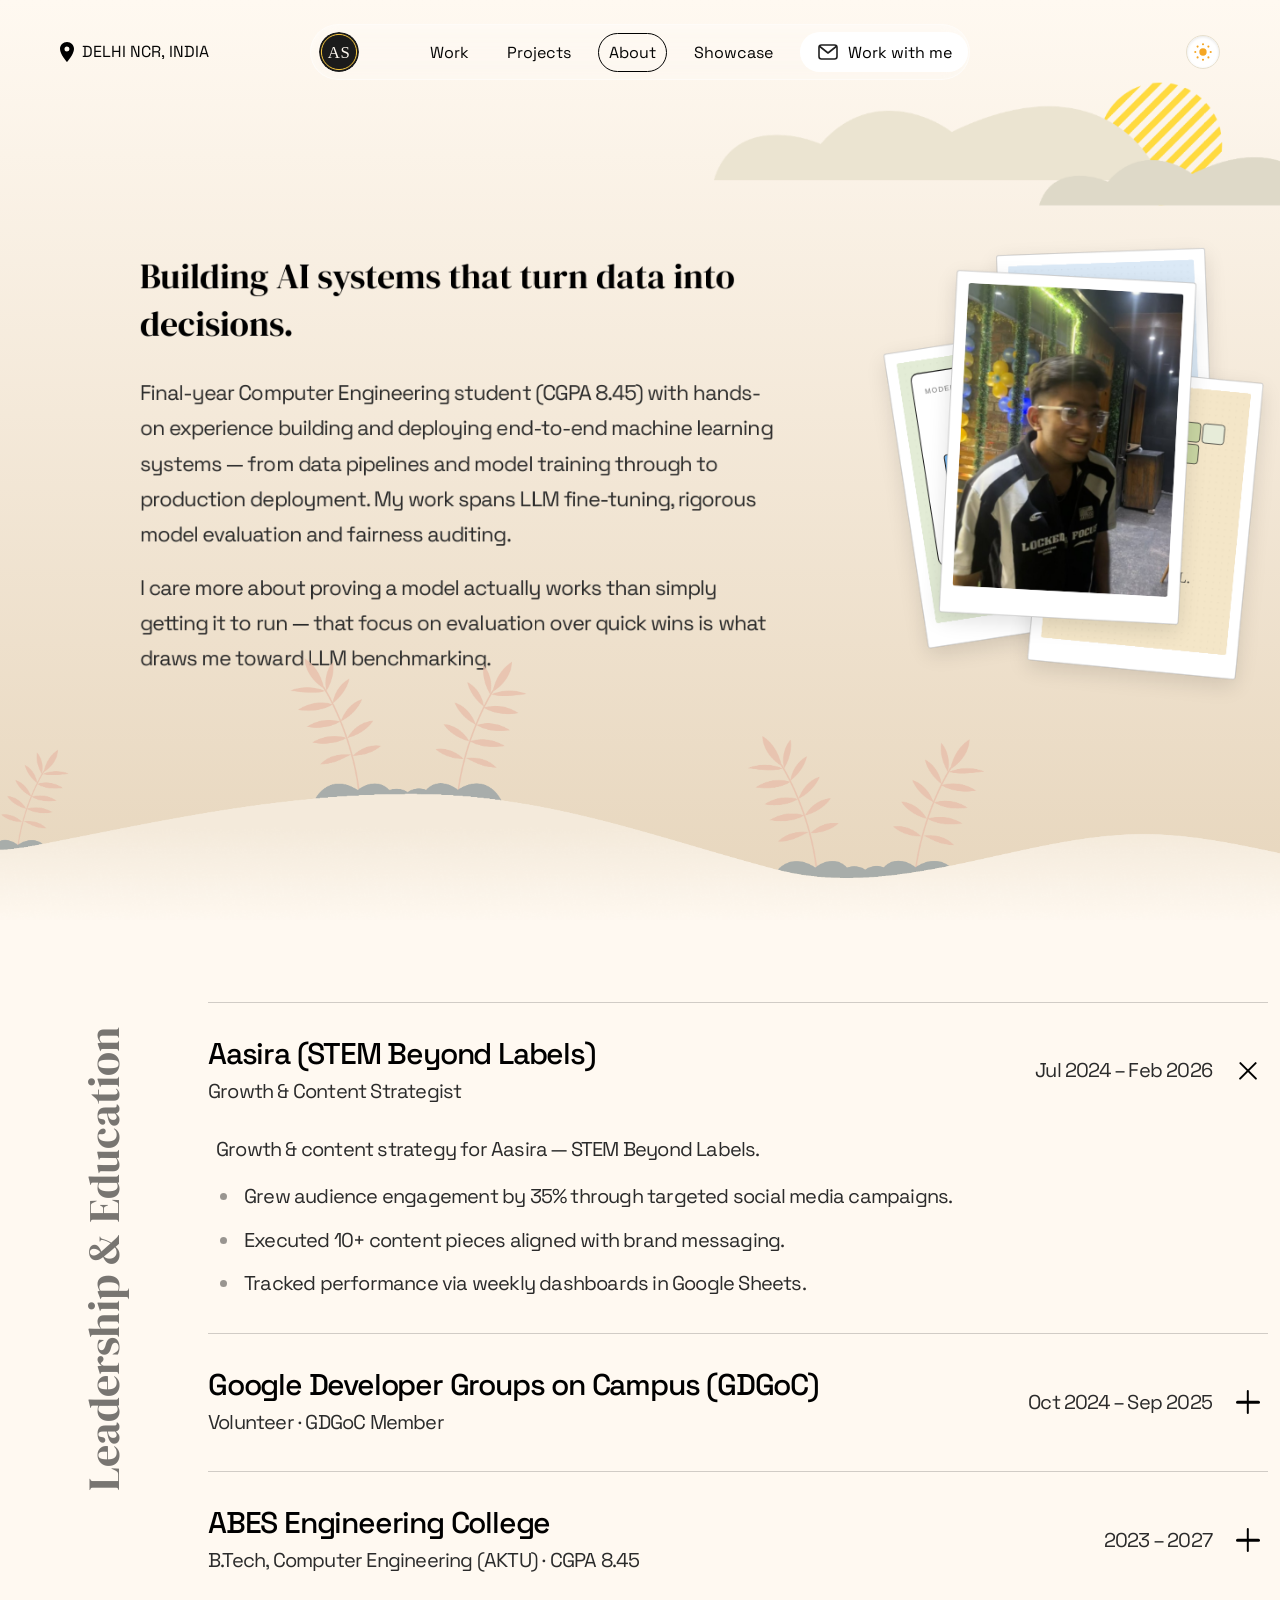
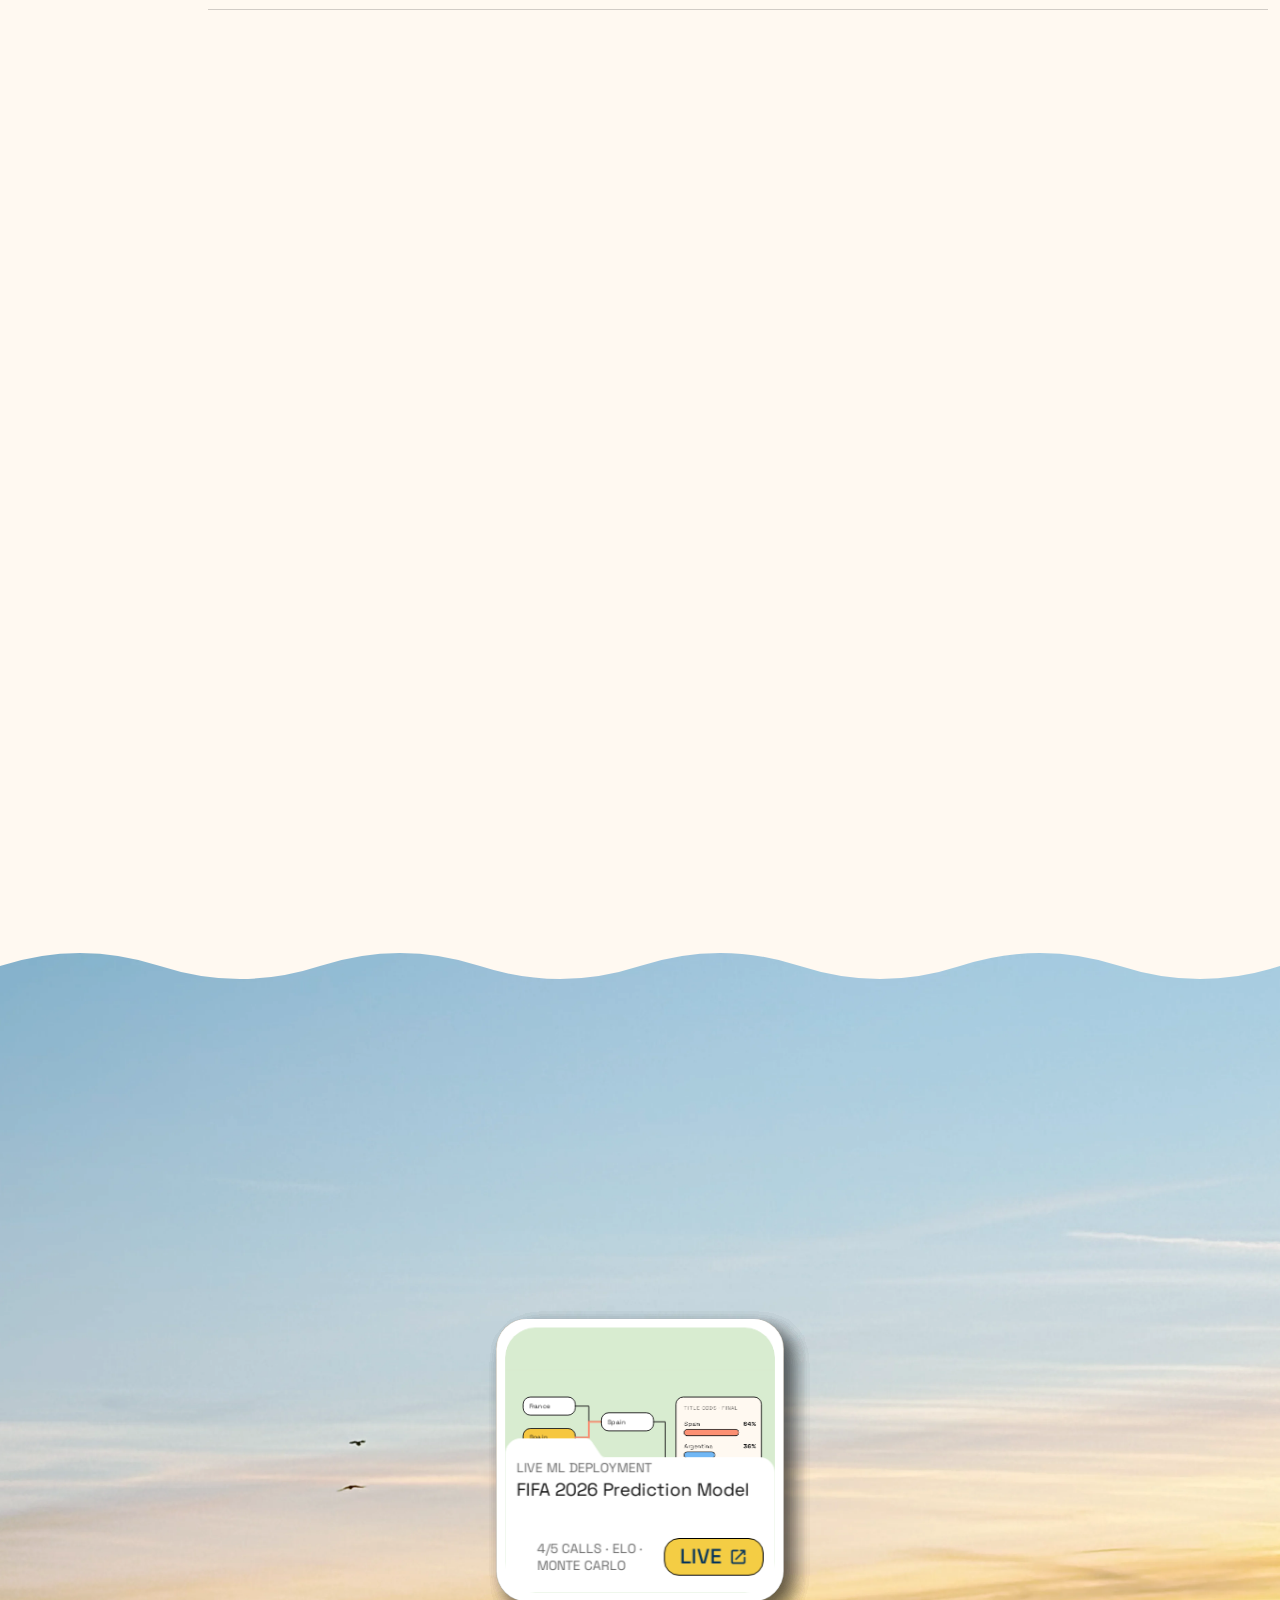
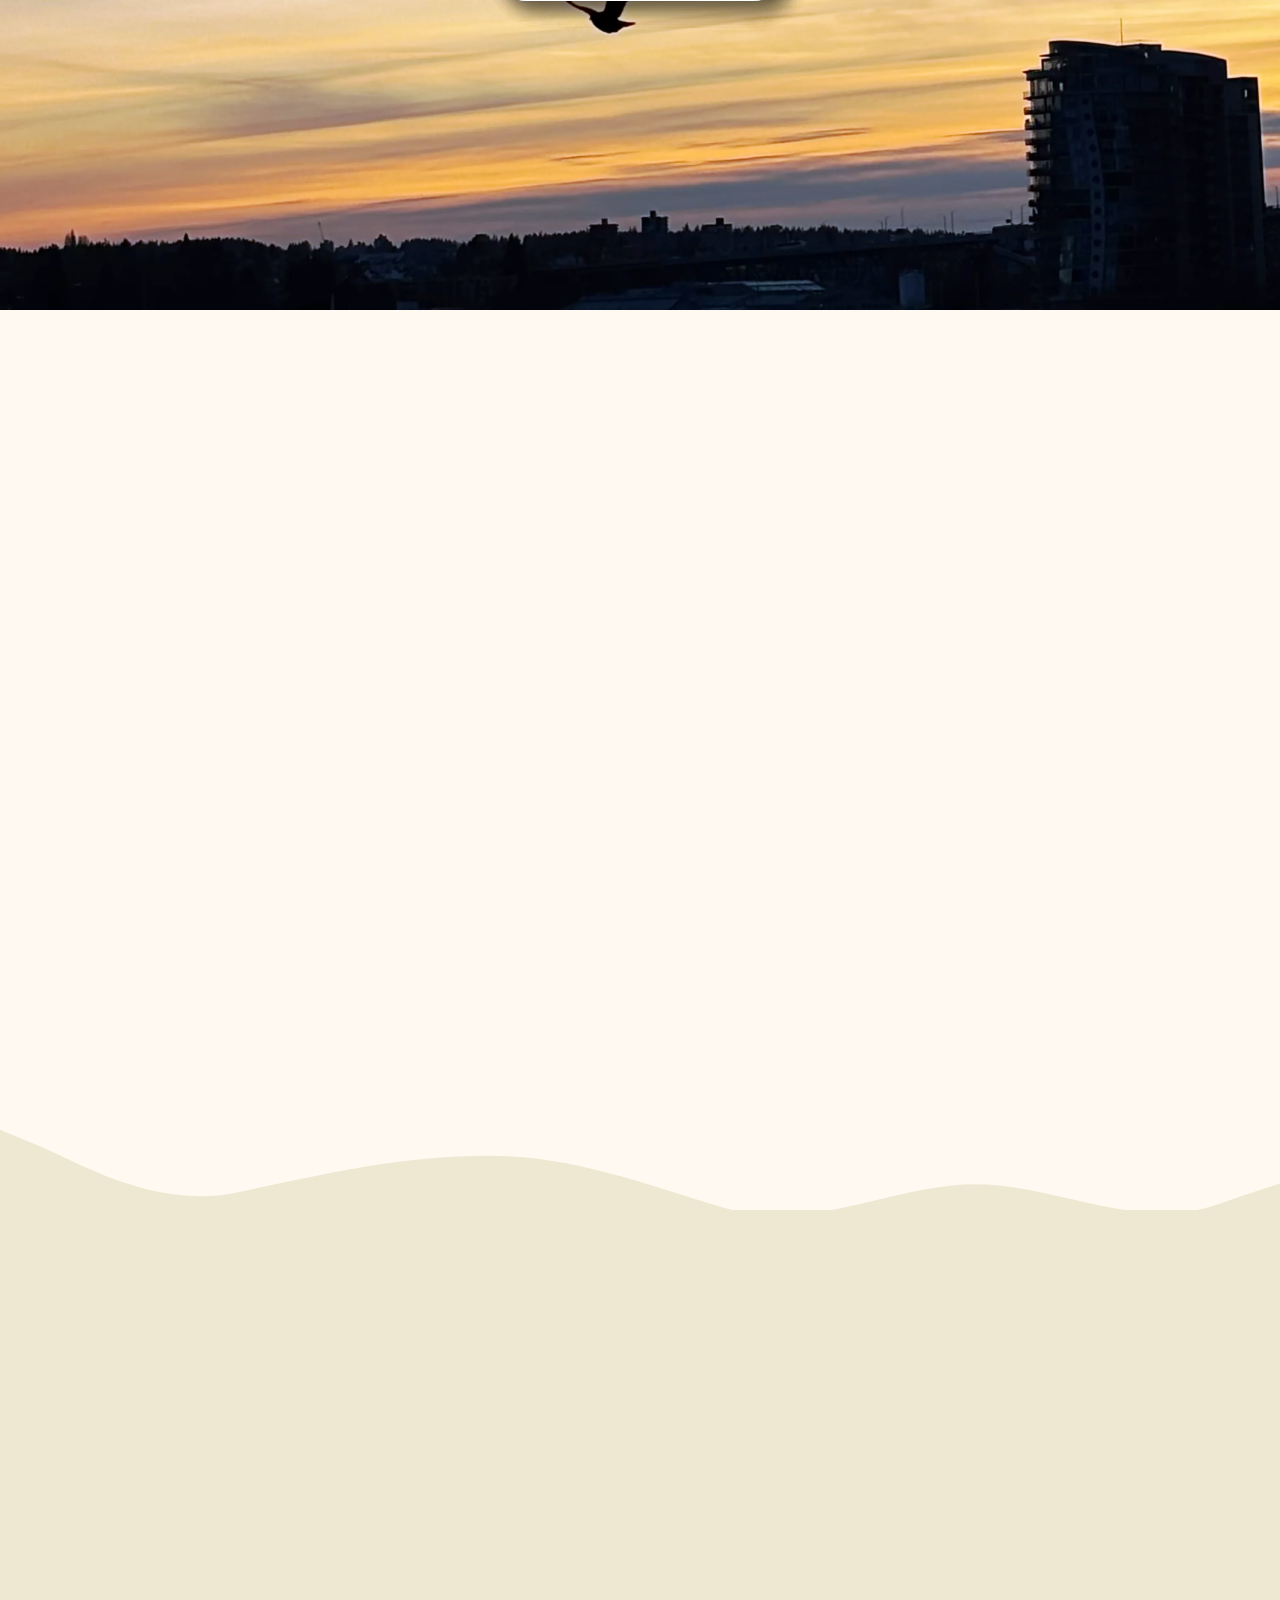
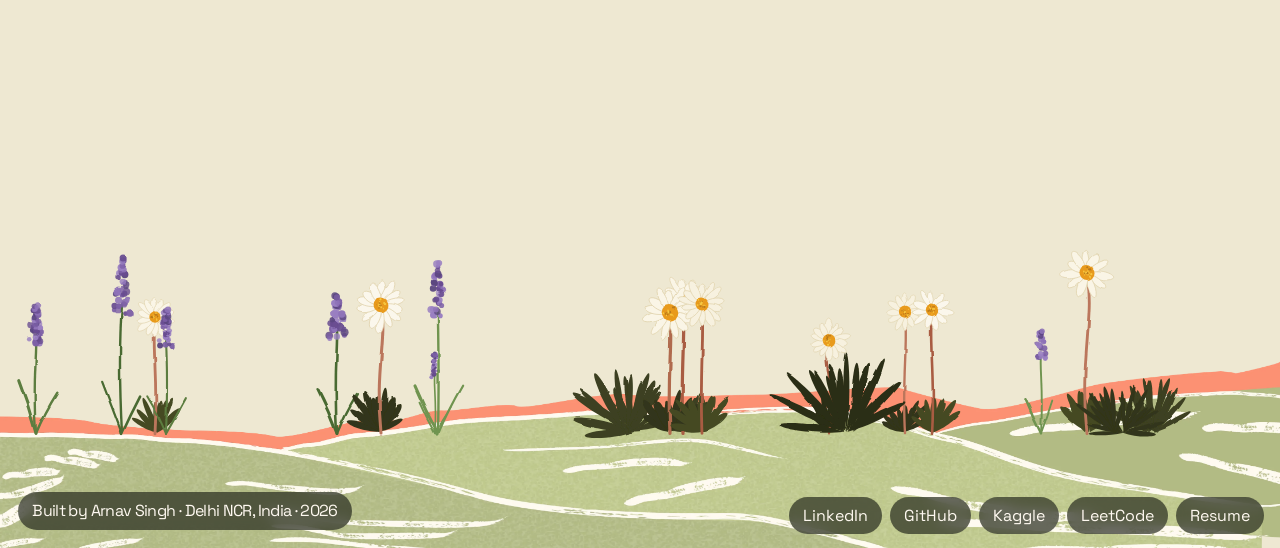
<file: about/index.html>
<!DOCTYPE html>
<html lang="en"><head><meta charset="UTF-8"><title>about | Arnav Singh</title>
<meta http-equiv="refresh" content="0; url=/#about"><script>location.replace("/#about");</script></head>
<body><a href="/#about">Continue</a></body></html>
</file>
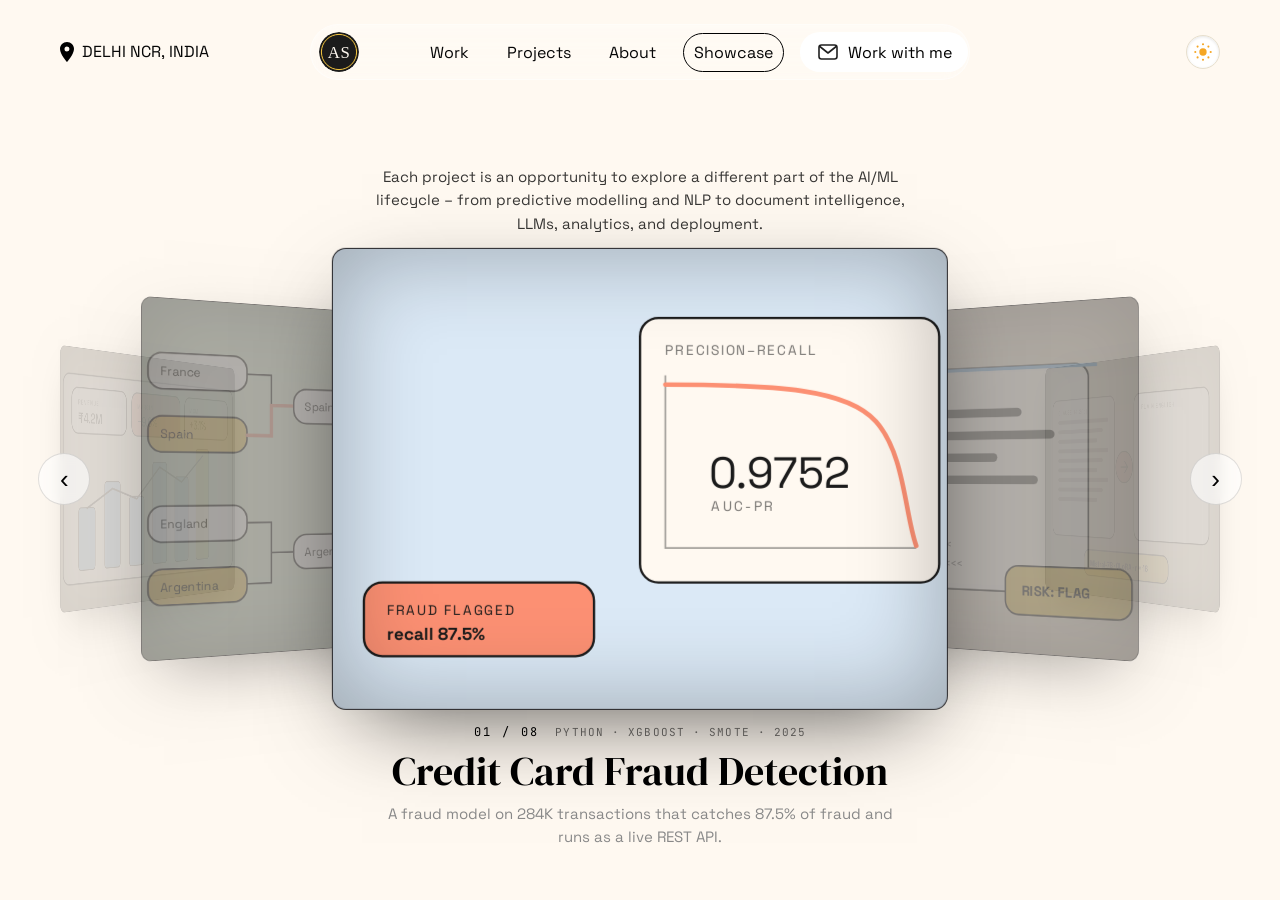
<file: playground/index.html>
<!DOCTYPE html>
<html lang="en"><head><meta charset="UTF-8"><title>playground | Arnav Singh</title>
<meta http-equiv="refresh" content="0; url=/#playground"><script>location.replace("/#playground");</script></head>
<body><a href="/#playground">Continue</a></body></html>
</file>
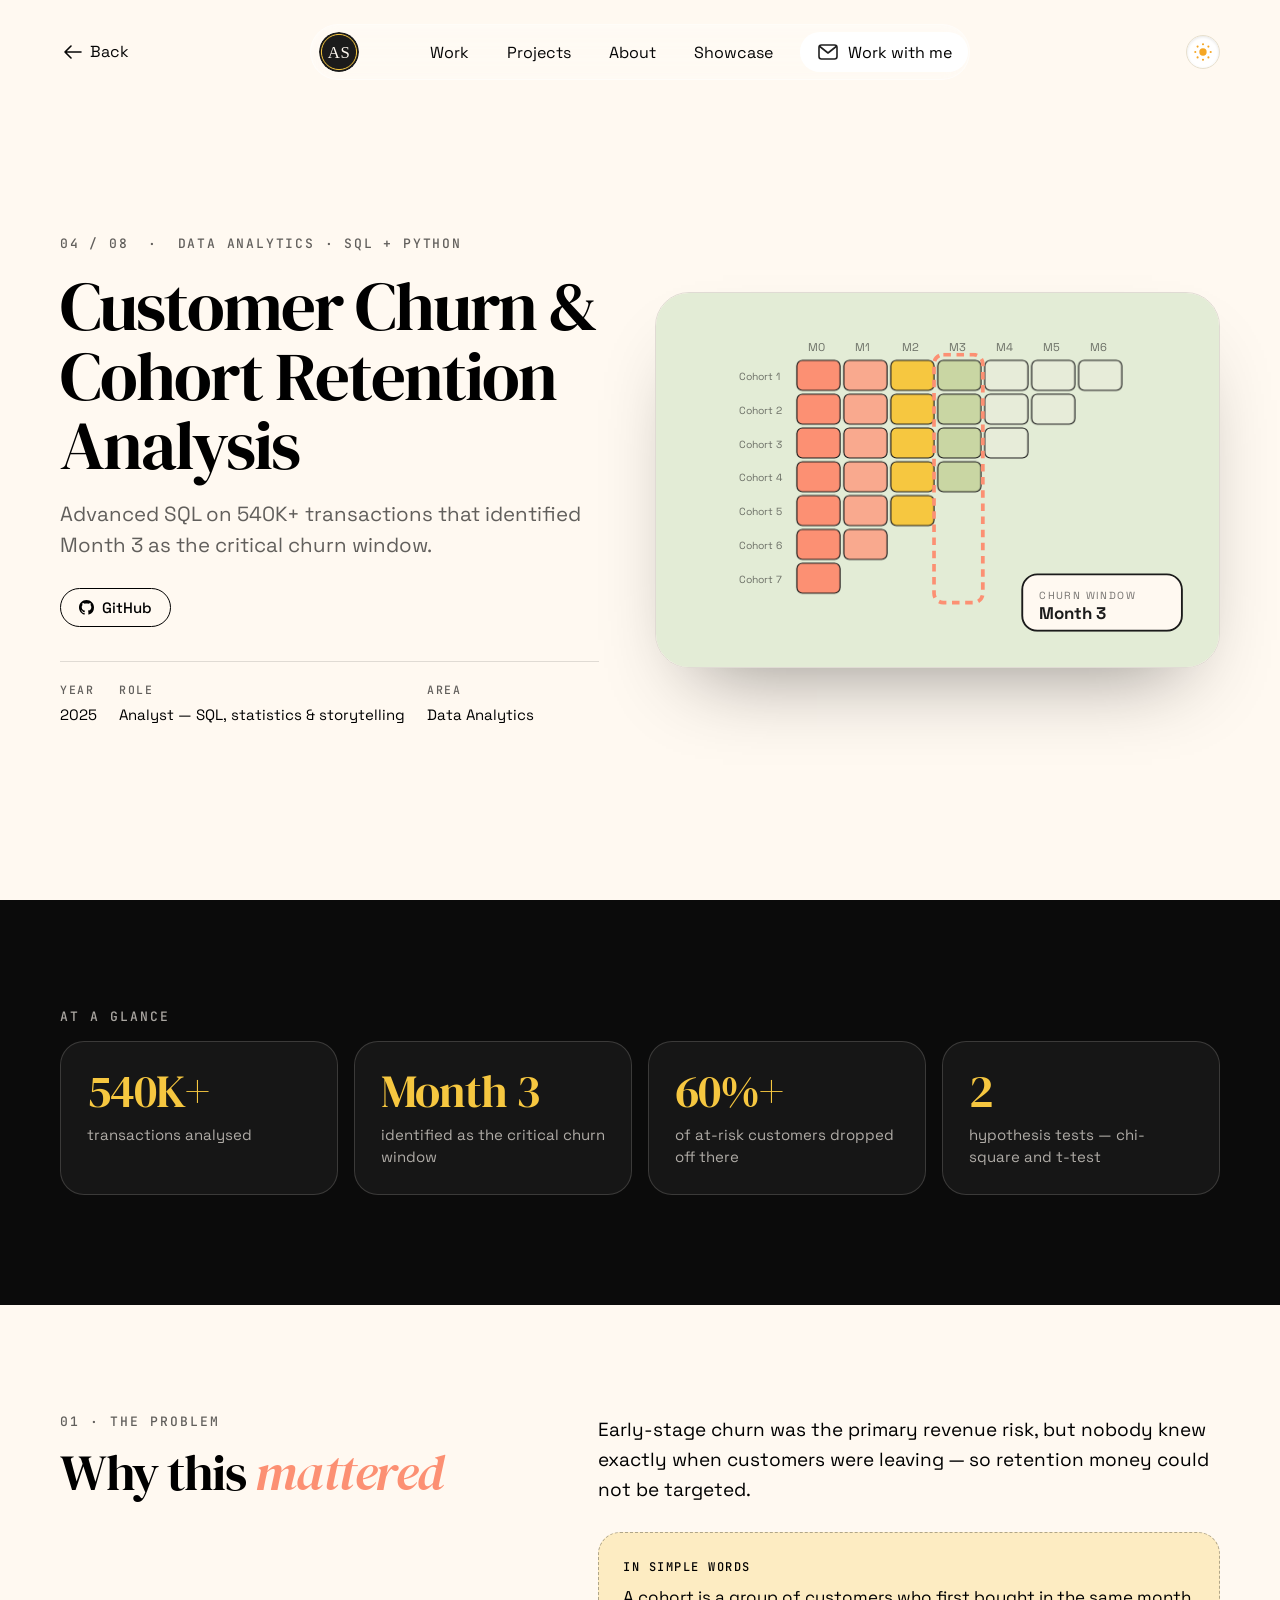
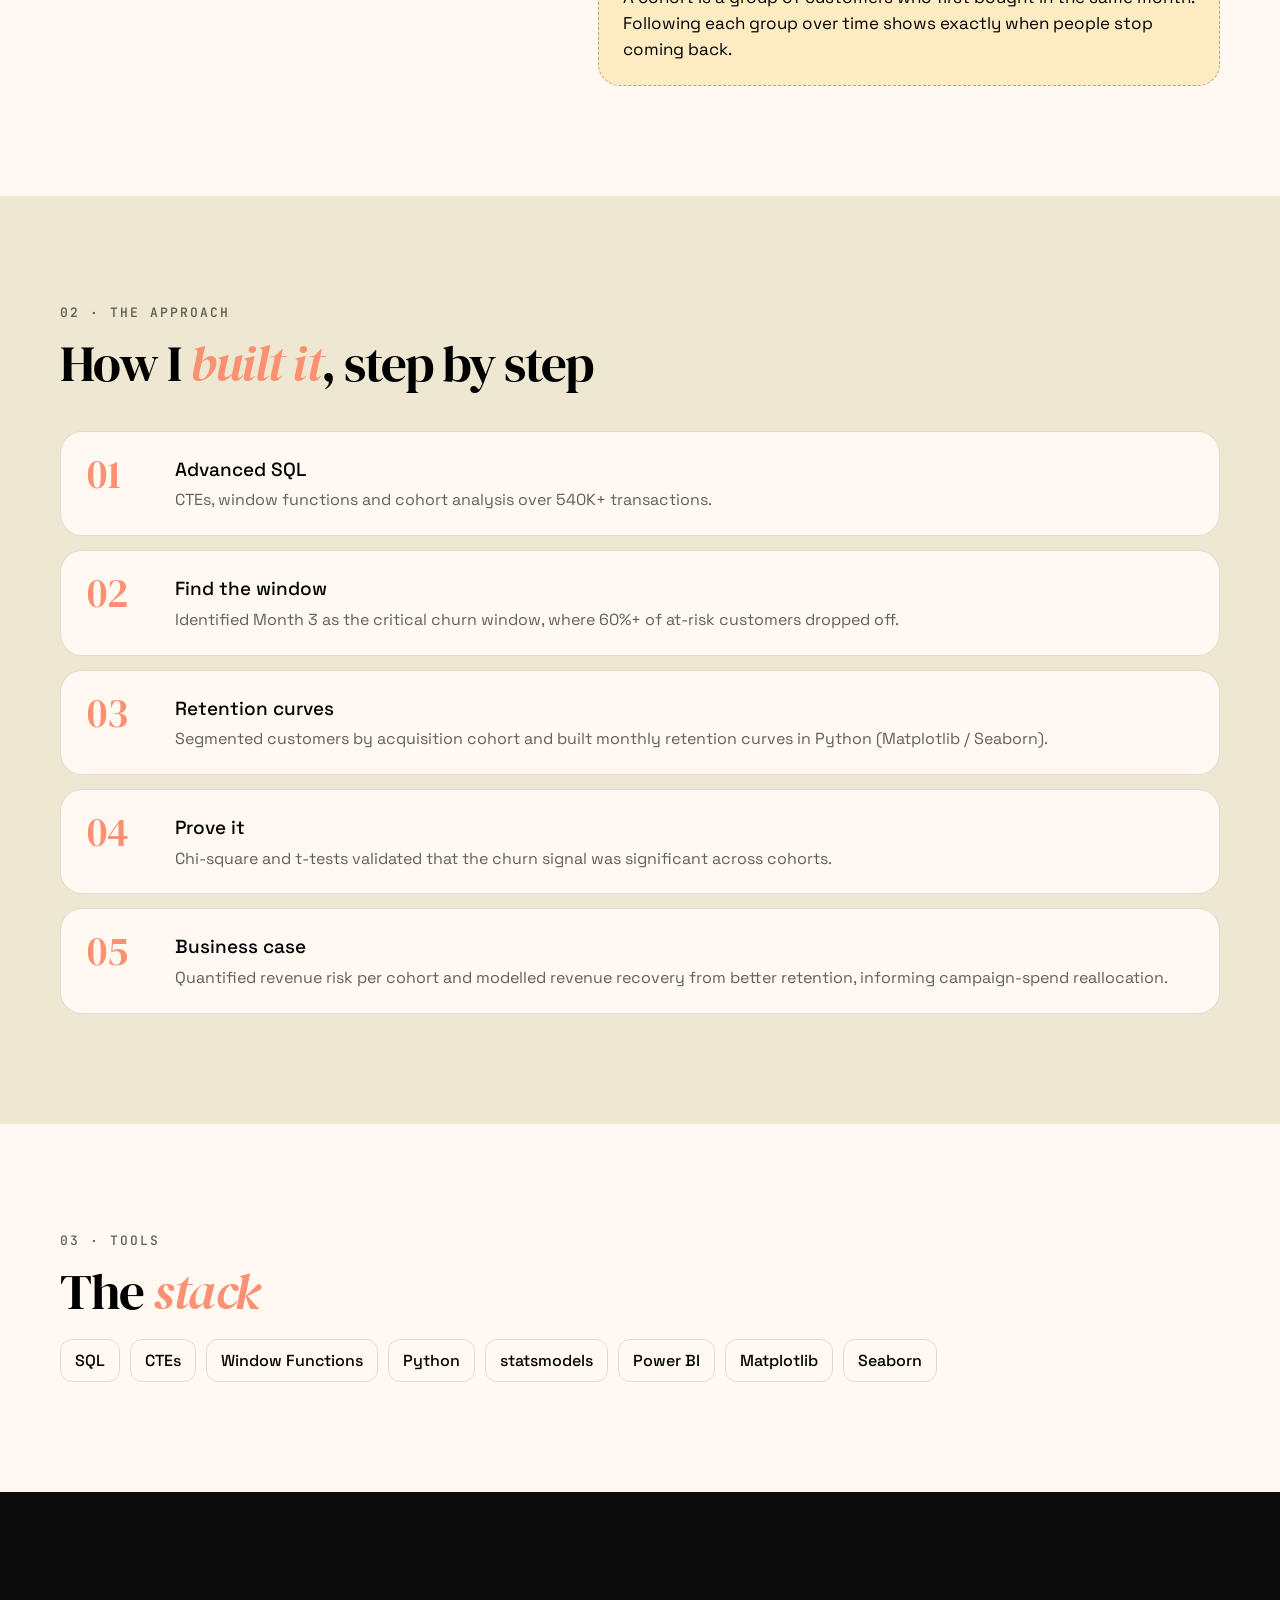
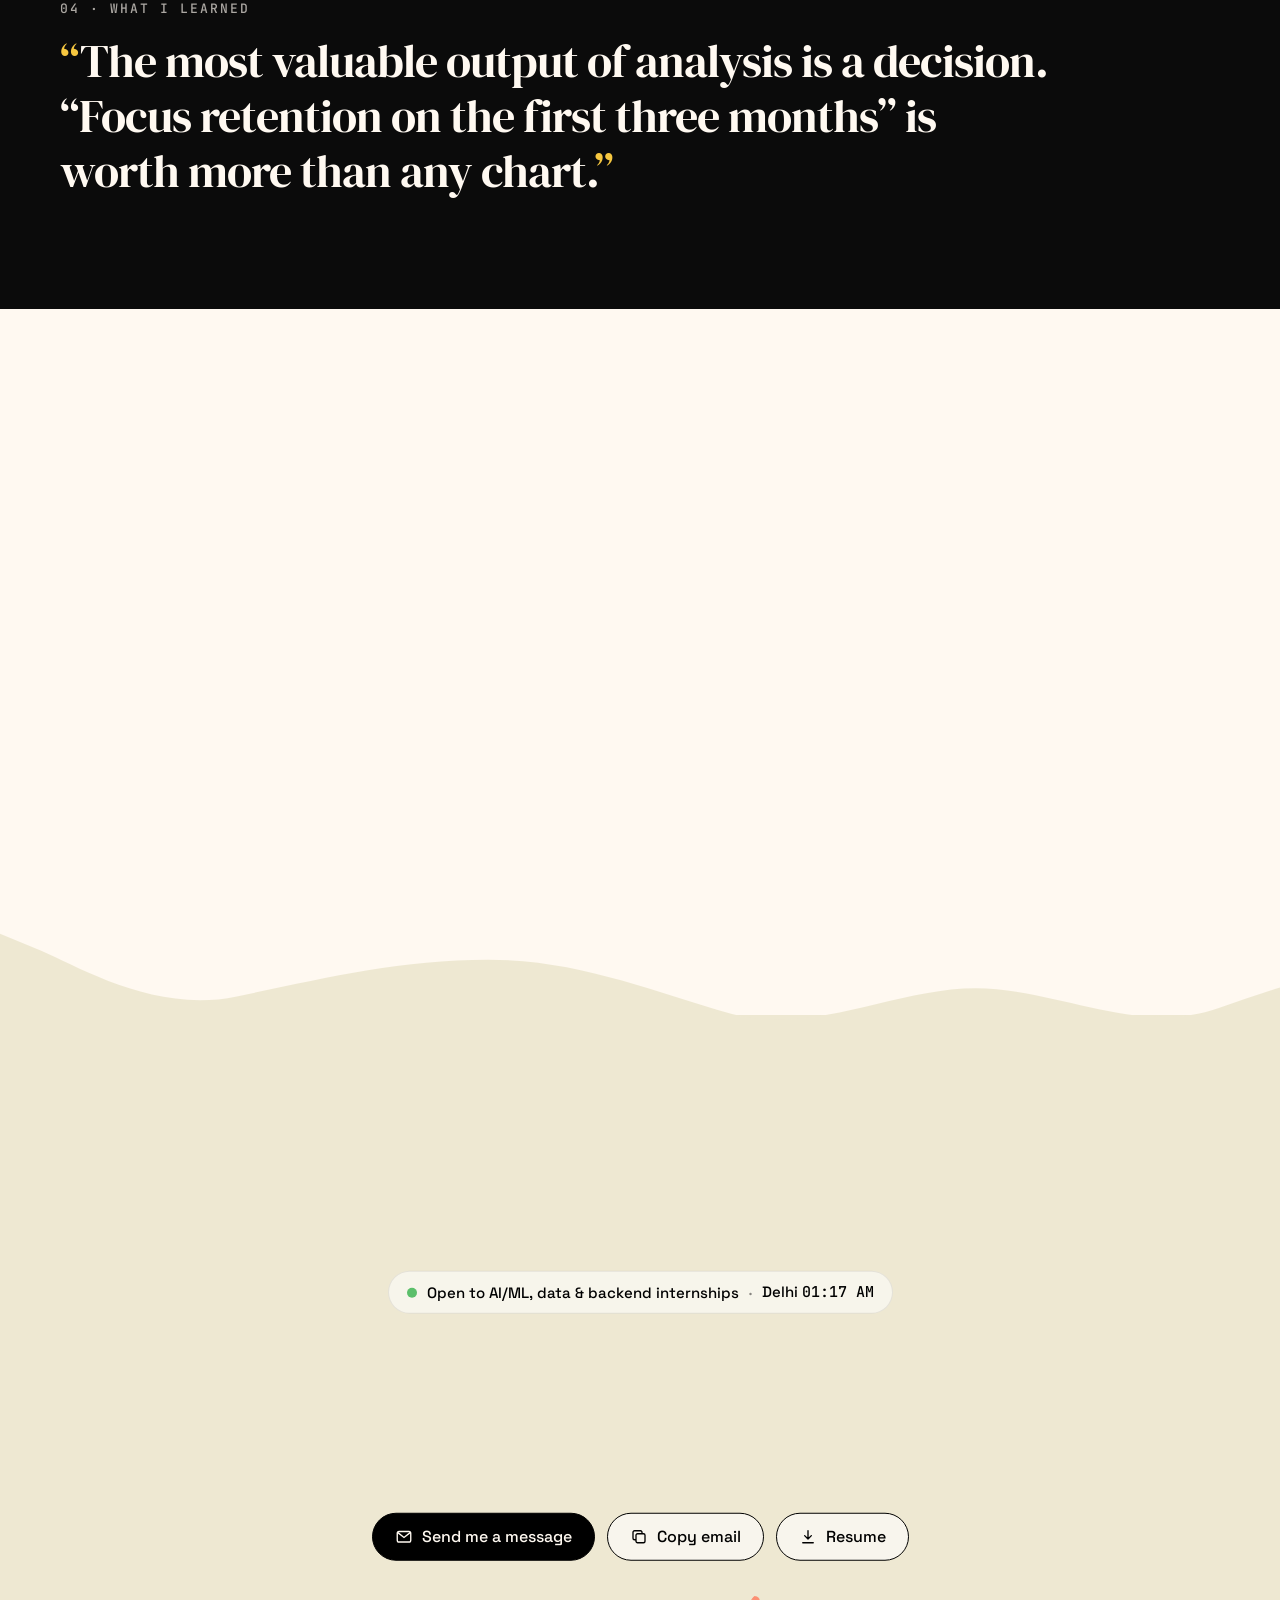
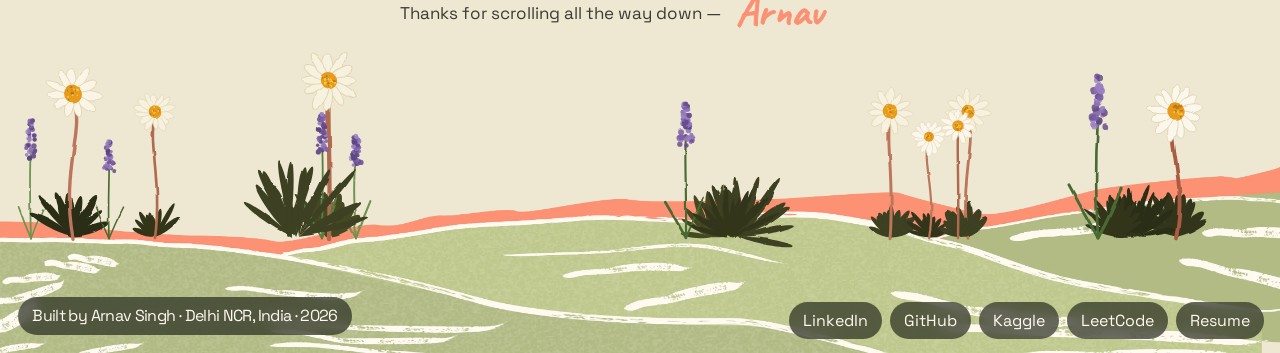
<file: work/churn-cohort.html>
<!DOCTYPE html>
<html lang="en">
<head>
  <meta charset="UTF-8">
  <meta name="viewport" content="width=device-width, initial-scale=1.0">
  <title>Customer Churn &amp; Cohort Retention Analysis — Case Study | Arnav Singh</title>
  <meta name="description" content="Advanced SQL on 540K+ transactions that identified Month 3 as the critical churn window.">
  <meta property="og:title" content="Customer Churn &amp; Cohort Retention Analysis — Case Study | Arnav Singh">
  <meta property="og:description" content="Advanced SQL on 540K+ transactions that identified Month 3 as the critical churn window.">
  <meta property="og:image" content="/assets/hero-shader.webp">
  <link rel="canonical" href="/#p-churn-cohort">
  <!-- the portfolio is a single page; this file just gives each case study its own
       shareable URL + preview text, then hands over to /#p-churn-cohort -->
  <meta http-equiv="refresh" content="0; url=/#p-churn-cohort">
  <script>location.replace('/#p-churn-cohort');</script>
</head>
<body><p><a href="/#p-churn-cohort">Customer Churn &amp; Cohort Retention Analysis — Case Study | Arnav Singh</a></p></body>
</html>
</file>
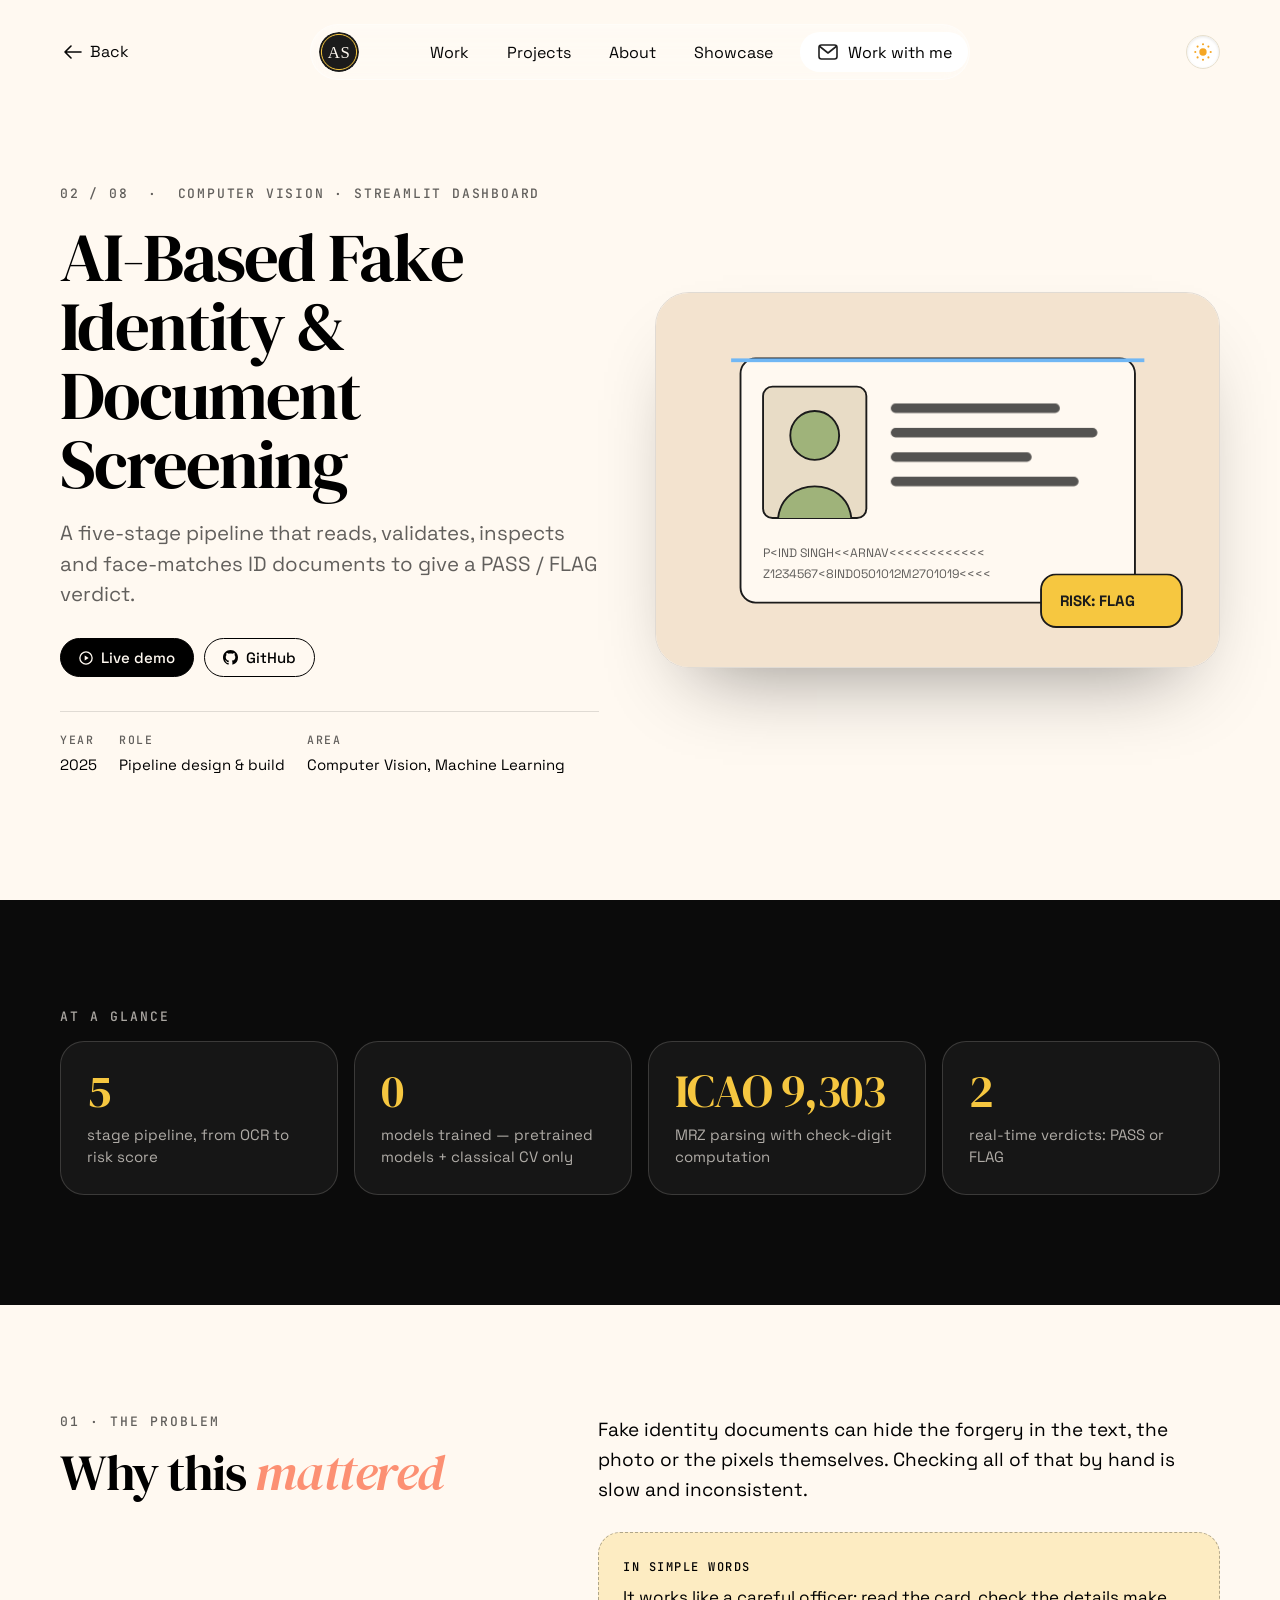
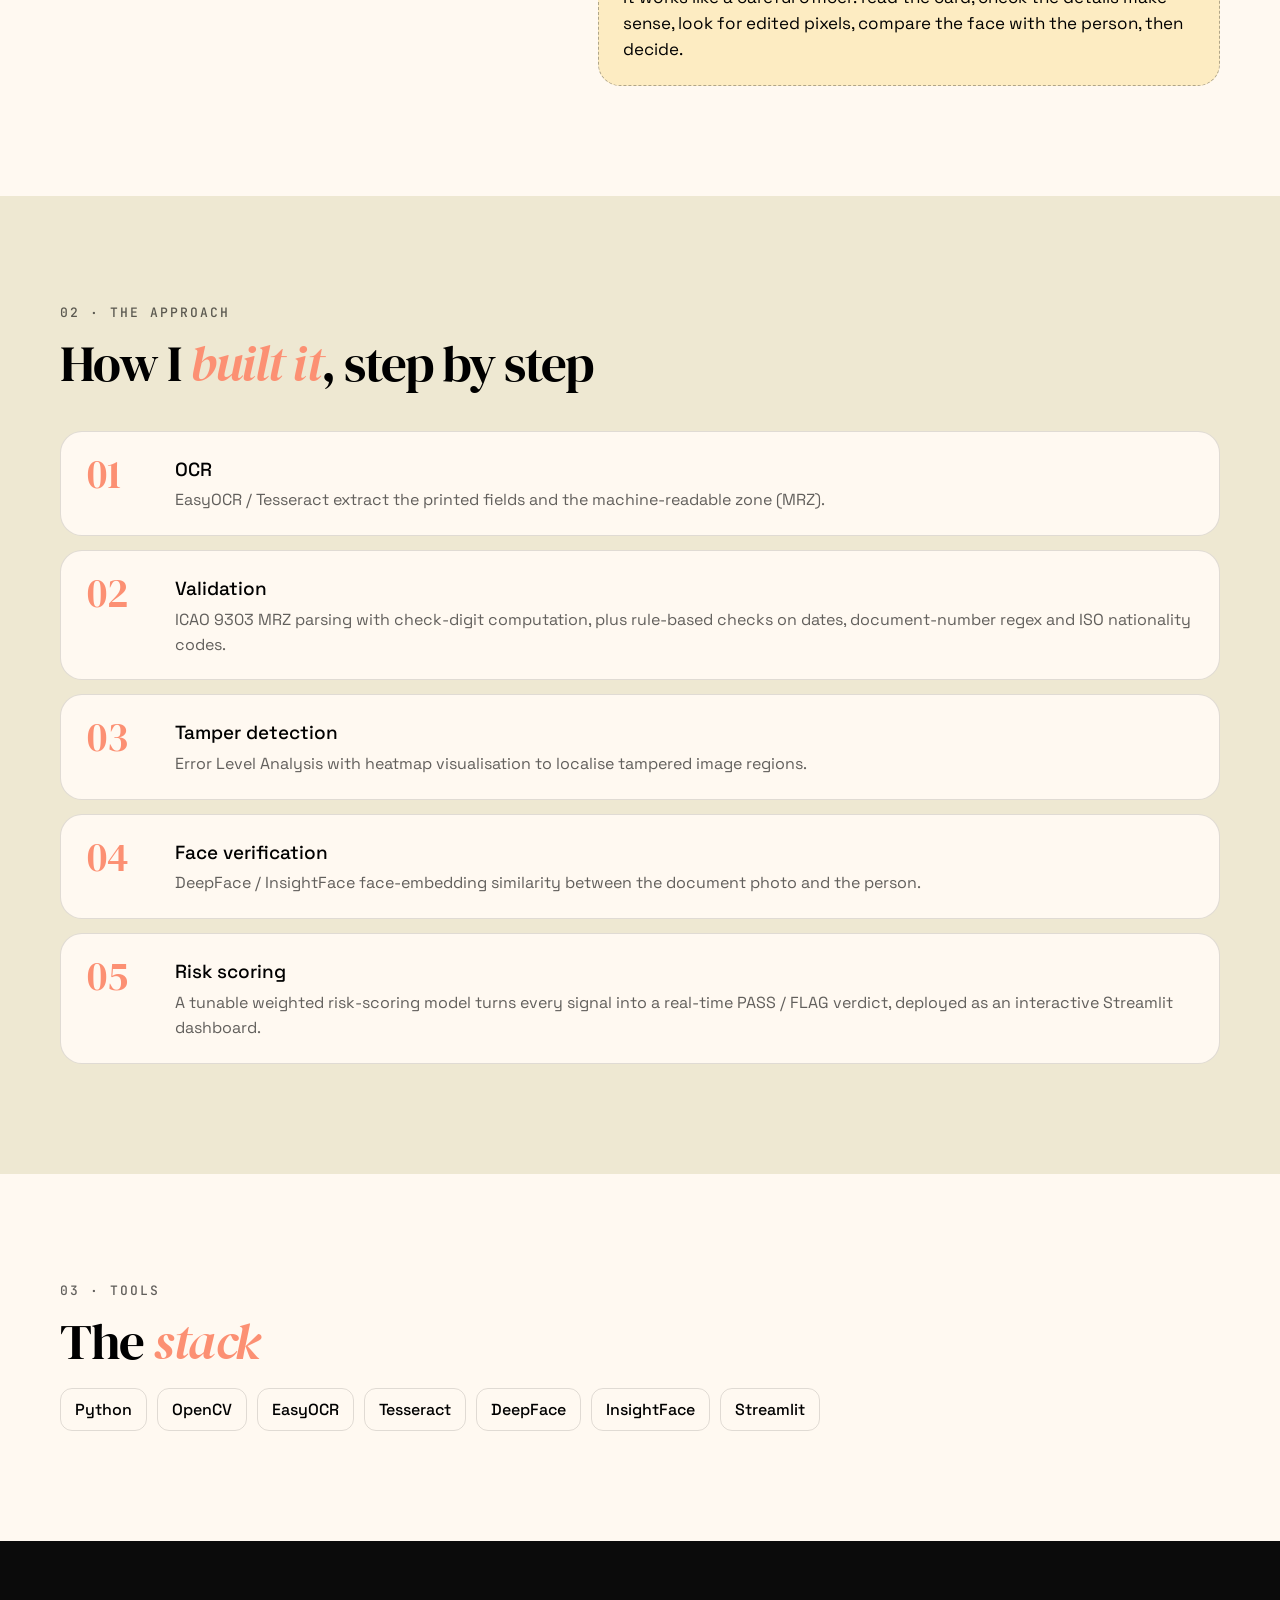
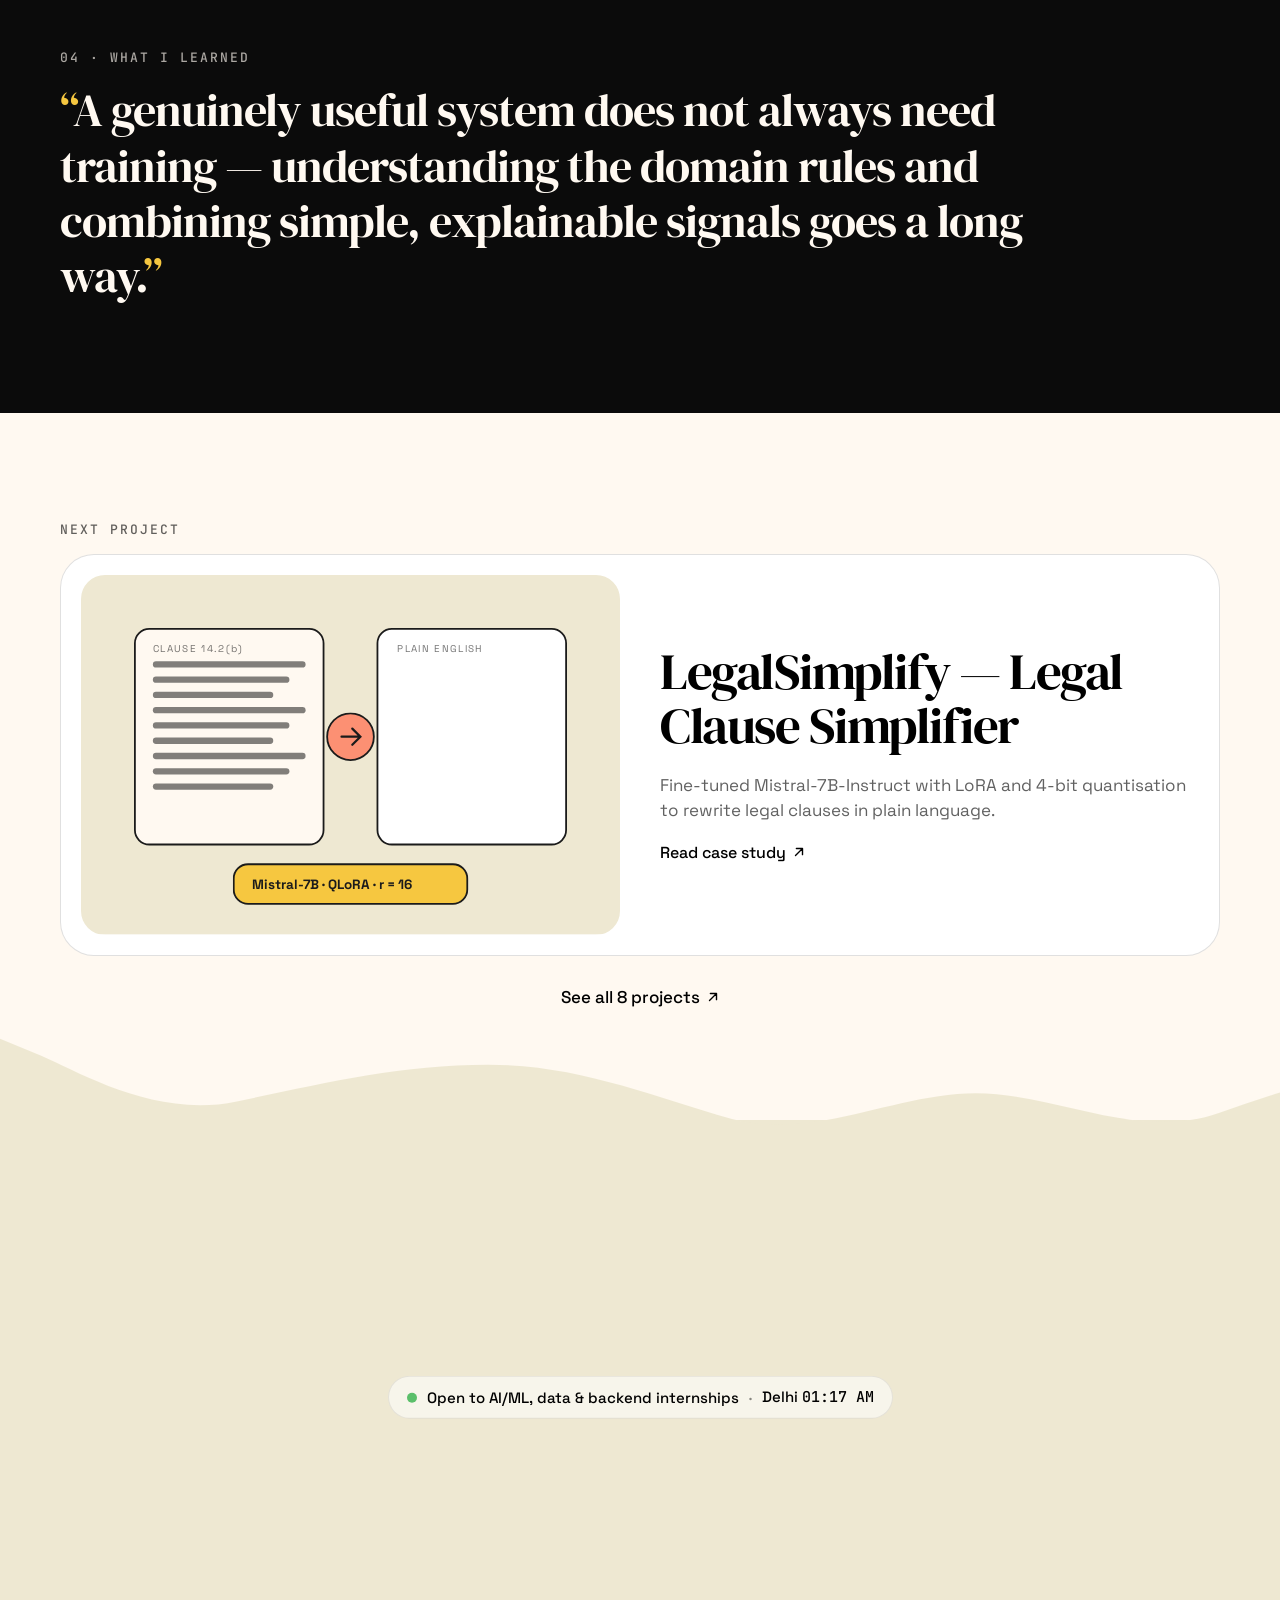
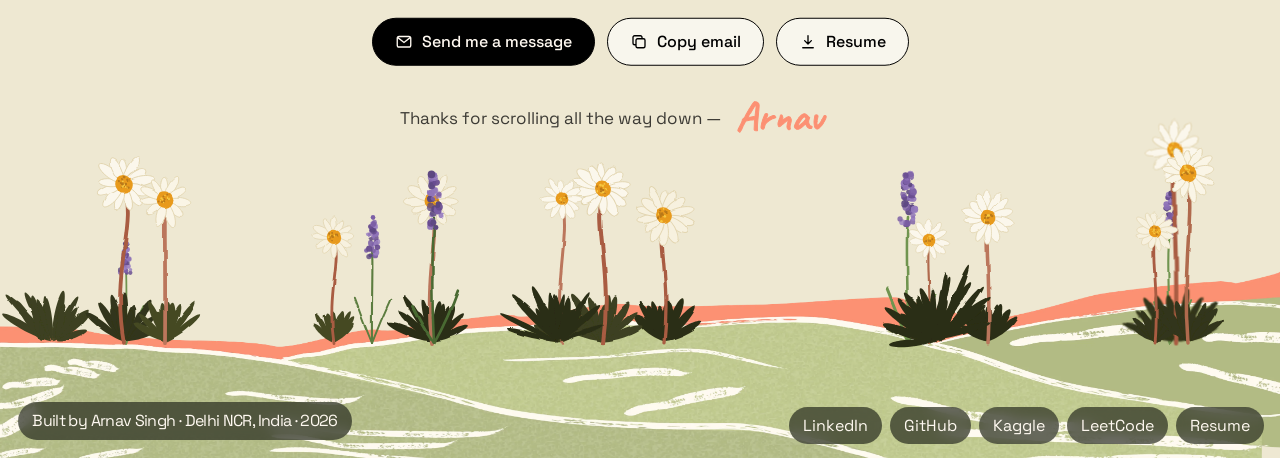
<file: work/fake-id-screening.html>
<!DOCTYPE html>
<html lang="en">
<head>
  <meta charset="UTF-8">
  <meta name="viewport" content="width=device-width, initial-scale=1.0">
  <title>AI-Based Fake Identity &amp; Document Screening — Case Study | Arnav Singh</title>
  <meta name="description" content="A five-stage pipeline that reads, validates, inspects and face-matches ID documents to give a PASS / FLAG verdict.">
  <meta property="og:title" content="AI-Based Fake Identity &amp; Document Screening — Case Study | Arnav Singh">
  <meta property="og:description" content="A five-stage pipeline that reads, validates, inspects and face-matches ID documents to give a PASS / FLAG verdict.">
  <meta property="og:image" content="/assets/hero-shader.webp">
  <link rel="canonical" href="/#p-fake-id-screening">
  <!-- the portfolio is a single page; this file just gives each case study its own
       shareable URL + preview text, then hands over to /#p-fake-id-screening -->
  <meta http-equiv="refresh" content="0; url=/#p-fake-id-screening">
  <script>location.replace('/#p-fake-id-screening');</script>
</head>
<body><p><a href="/#p-fake-id-screening">AI-Based Fake Identity &amp; Document Screening — Case Study | Arnav Singh</a></p></body>
</html>
</file>
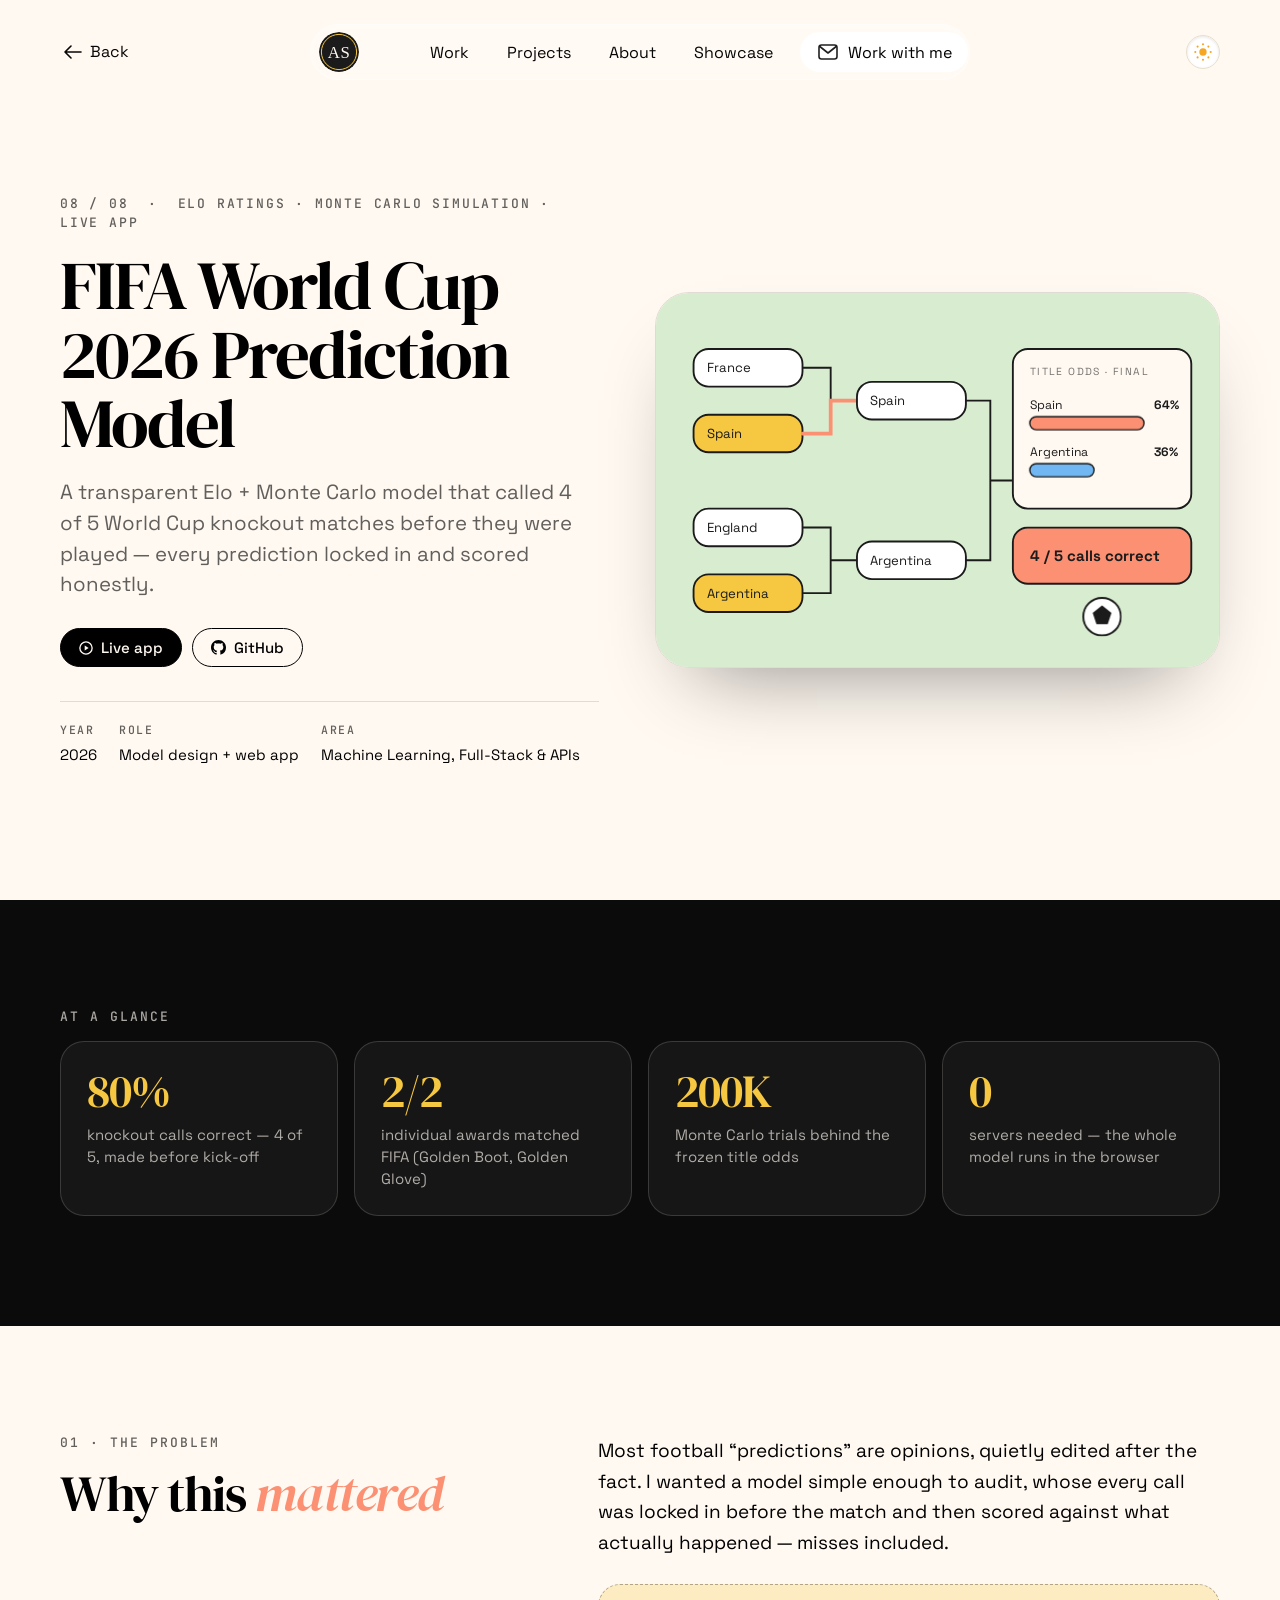
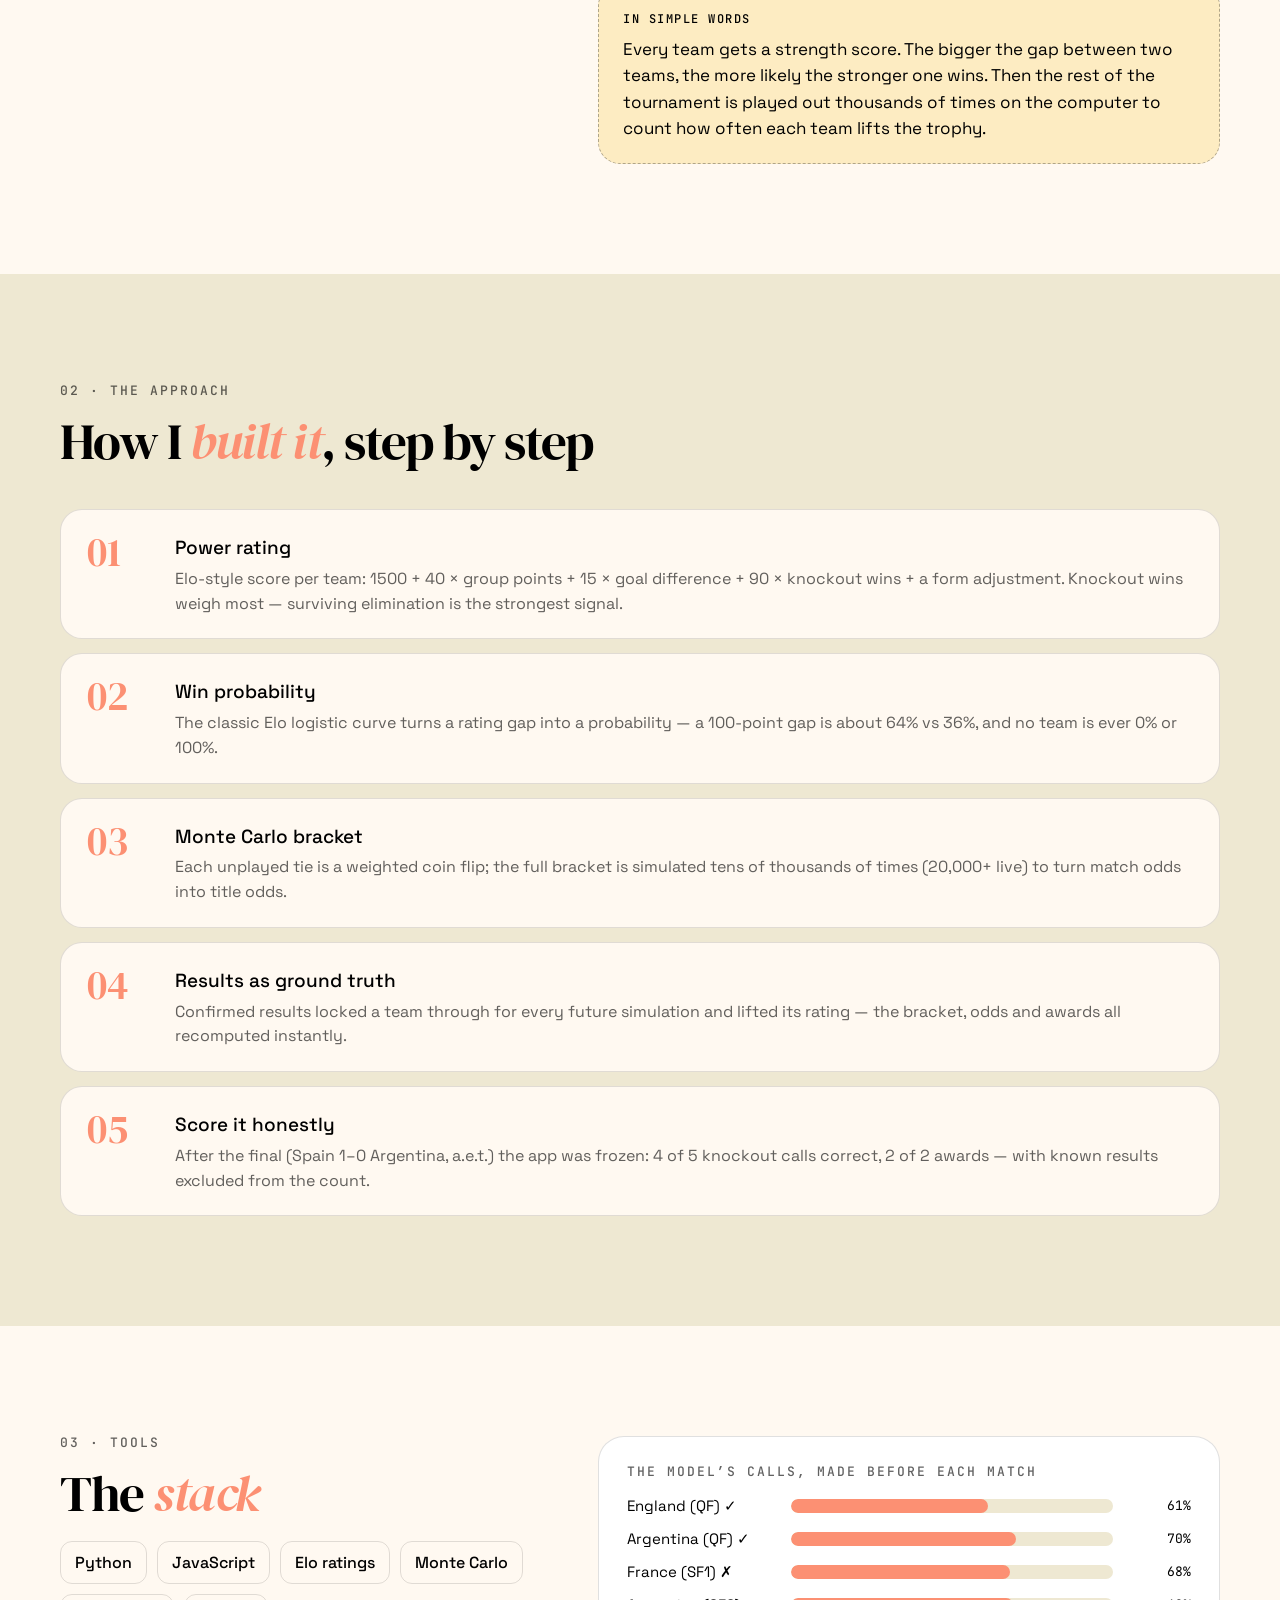
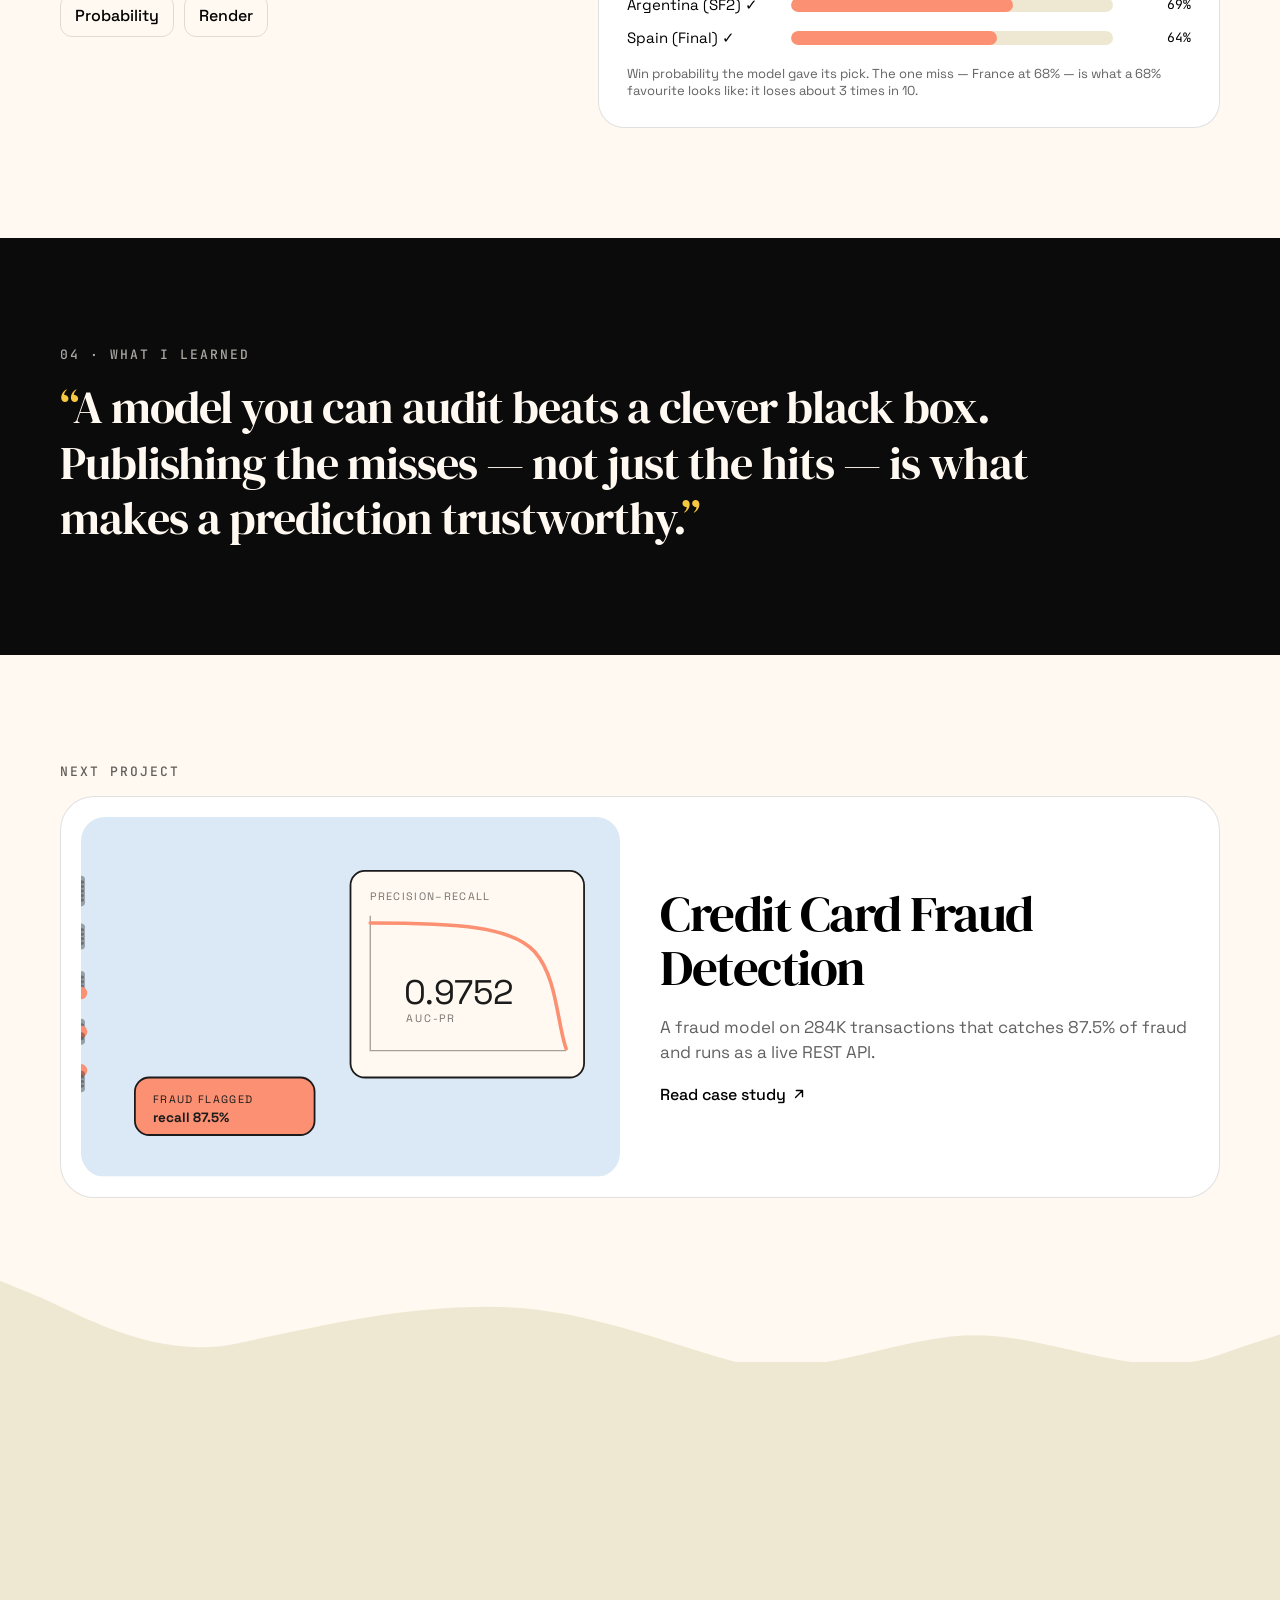
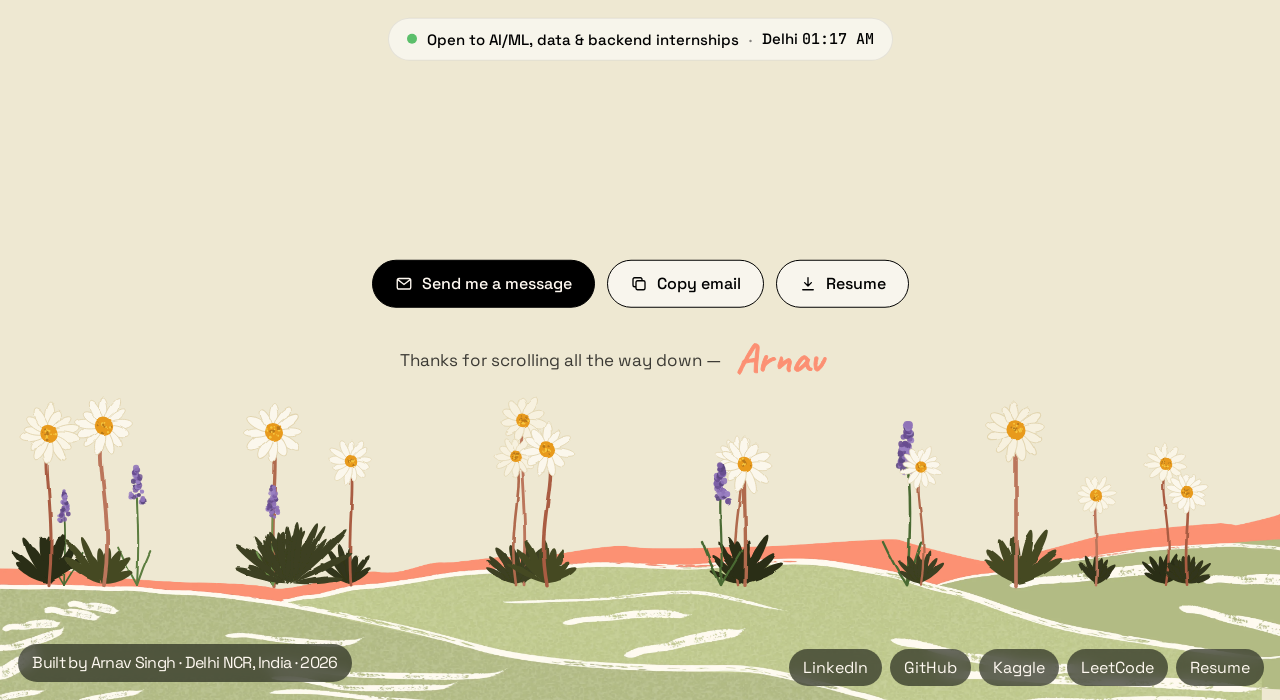
<file: work/fifa-2026.html>
<!DOCTYPE html>
<html lang="en">
<head>
  <meta charset="UTF-8">
  <meta name="viewport" content="width=device-width, initial-scale=1.0">
  <title>FIFA World Cup 2026 Prediction Model — Case Study | Arnav Singh</title>
  <meta name="description" content="A transparent Elo + Monte Carlo model that called 4 of 5 World Cup knockout matches before they were played — every prediction locked in and scored honestly.">
  <meta property="og:title" content="FIFA World Cup 2026 Prediction Model — Case Study | Arnav Singh">
  <meta property="og:description" content="A transparent Elo + Monte Carlo model that called 4 of 5 World Cup knockout matches before they were played — every prediction locked in and scored honestly.">
  <meta property="og:image" content="/assets/hero-shader.webp">
  <link rel="canonical" href="/#p-fifa-2026">
  <!-- the portfolio is a single page; this file just gives each case study its own
       shareable URL + preview text, then hands over to /#p-fifa-2026 -->
  <meta http-equiv="refresh" content="0; url=/#p-fifa-2026">
  <script>location.replace('/#p-fifa-2026');</script>
</head>
<body><p><a href="/#p-fifa-2026">FIFA World Cup 2026 Prediction Model — Case Study | Arnav Singh</a></p></body>
</html>
</file>
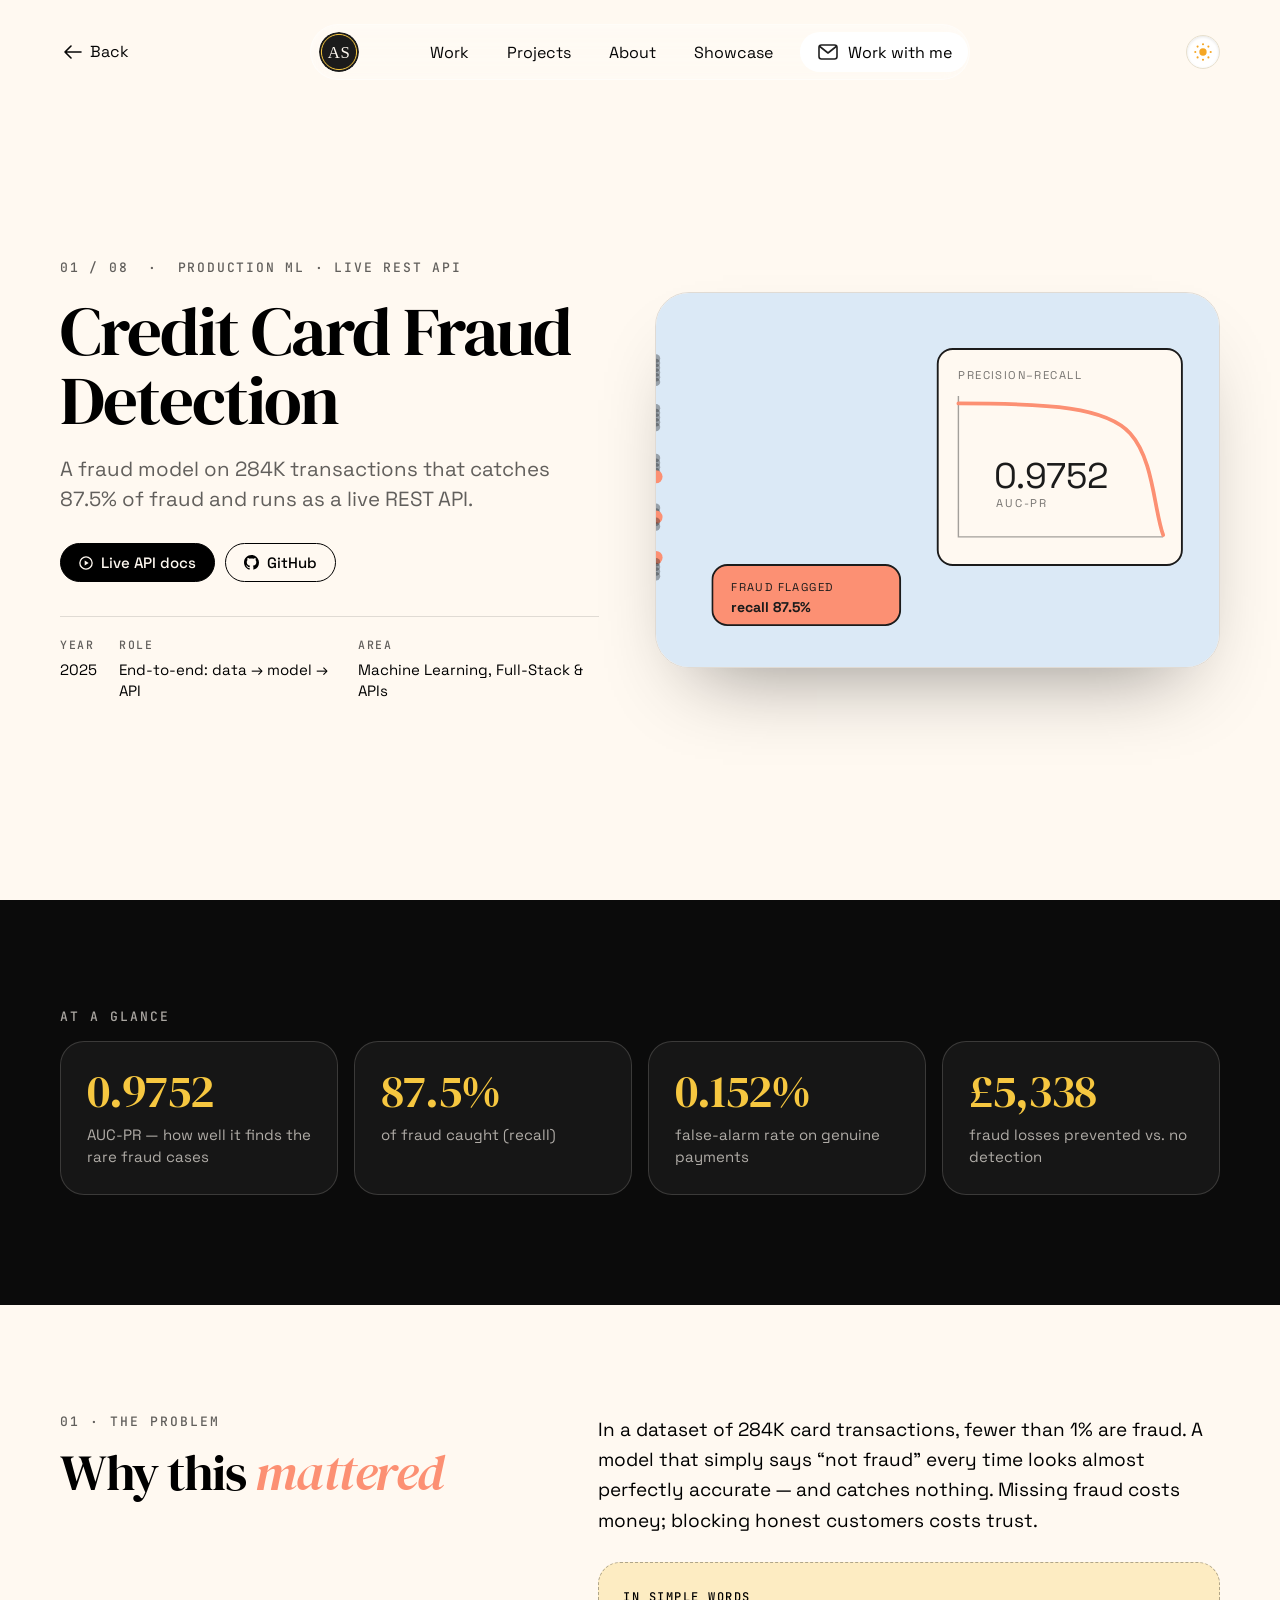
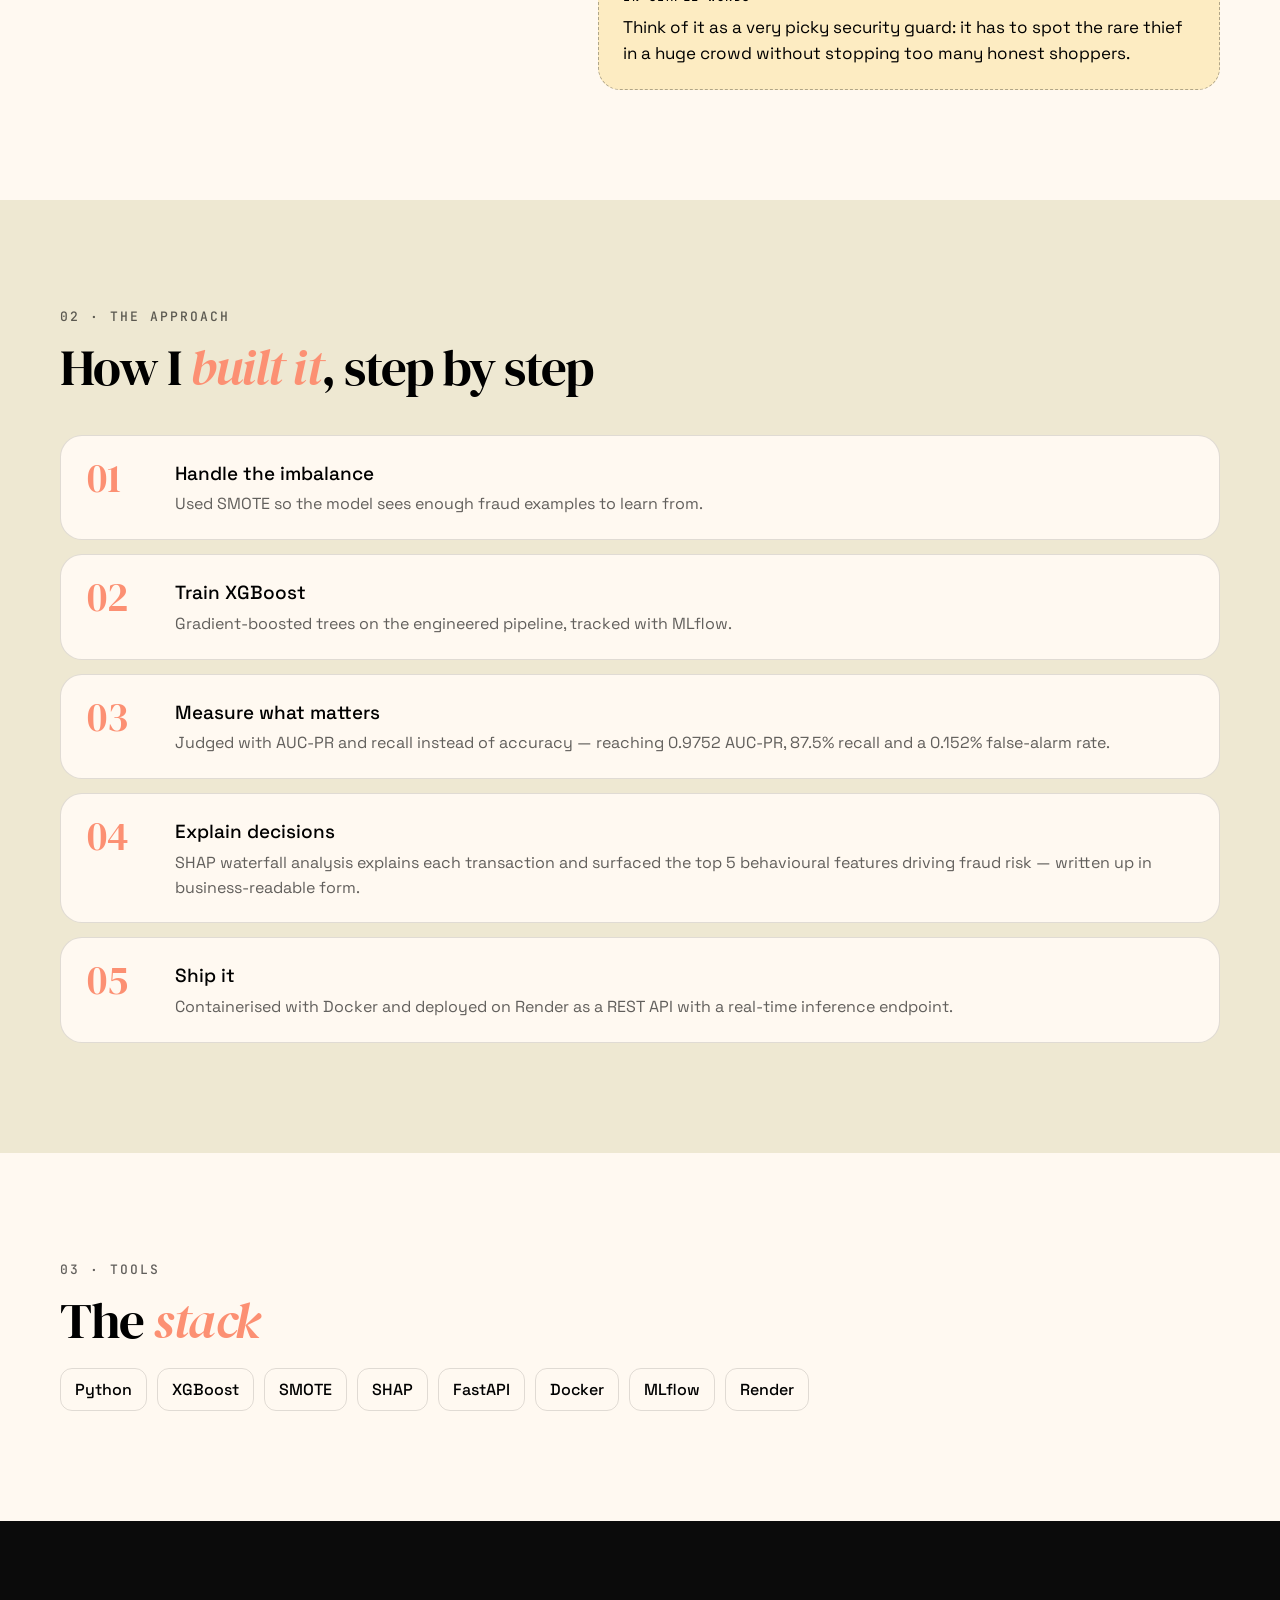
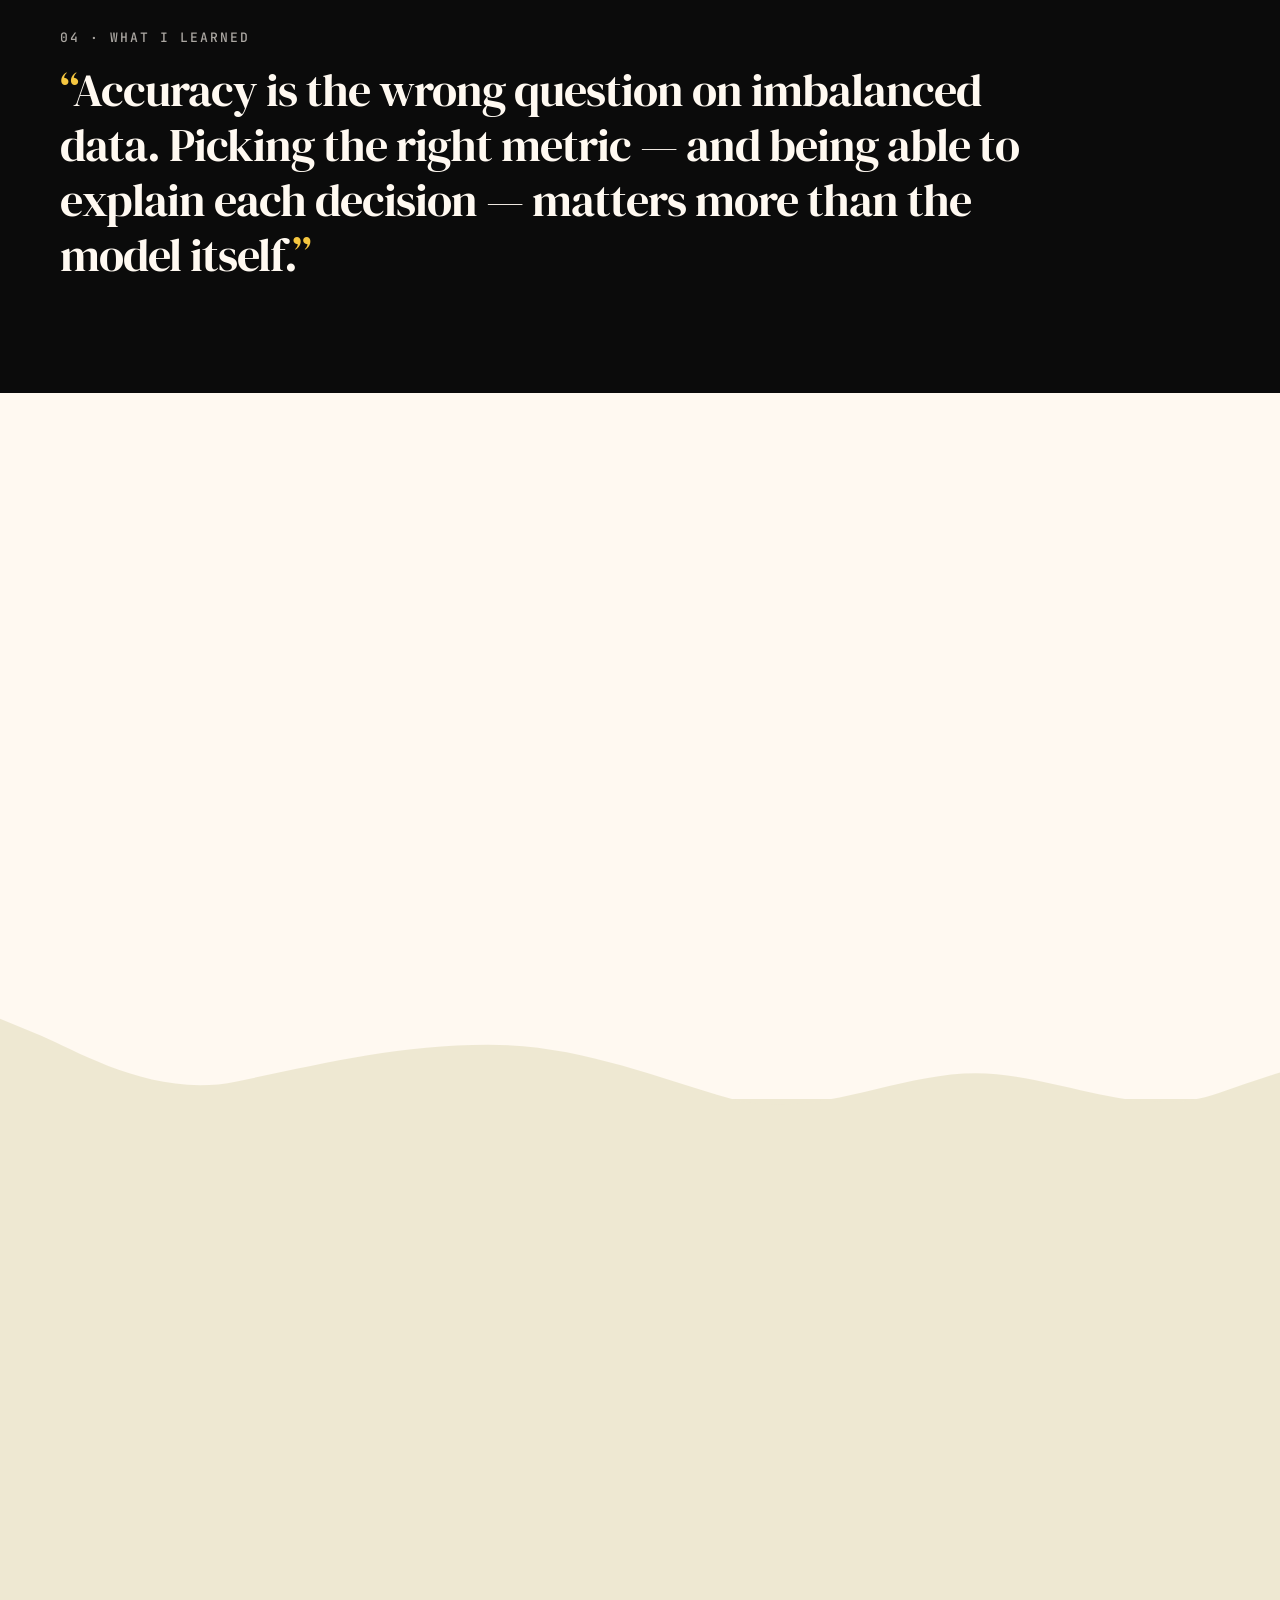
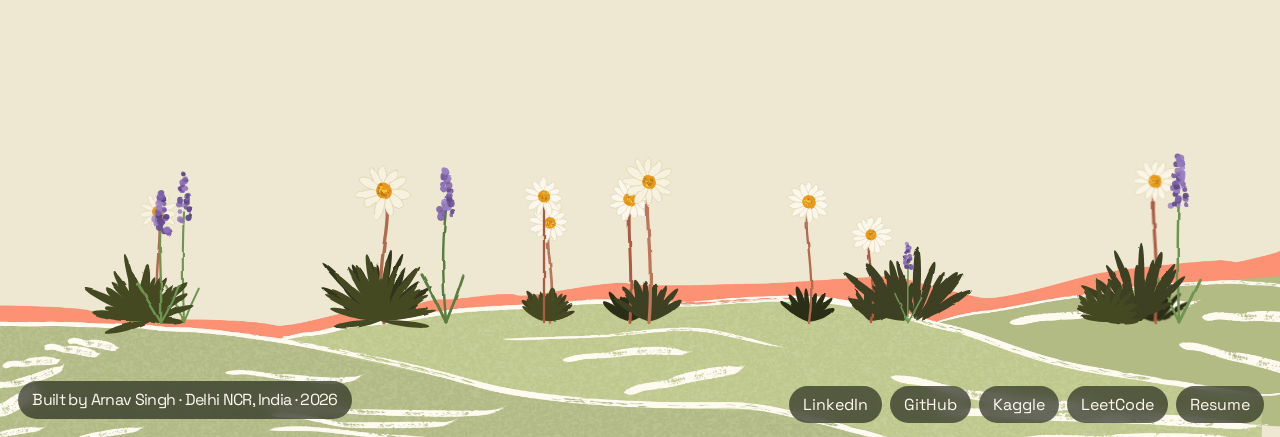
<file: work/fraud-detection.html>
<!DOCTYPE html>
<html lang="en">
<head>
  <meta charset="UTF-8">
  <meta name="viewport" content="width=device-width, initial-scale=1.0">
  <title>Credit Card Fraud Detection — Case Study | Arnav Singh</title>
  <meta name="description" content="A fraud model on 284K transactions that catches 87.5% of fraud and runs as a live REST API.">
  <meta property="og:title" content="Credit Card Fraud Detection — Case Study | Arnav Singh">
  <meta property="og:description" content="A fraud model on 284K transactions that catches 87.5% of fraud and runs as a live REST API.">
  <meta property="og:image" content="/assets/hero-shader.webp">
  <link rel="canonical" href="/#p-fraud-detection">
  <!-- the portfolio is a single page; this file just gives each case study its own
       shareable URL + preview text, then hands over to /#p-fraud-detection -->
  <meta http-equiv="refresh" content="0; url=/#p-fraud-detection">
  <script>location.replace('/#p-fraud-detection');</script>
</head>
<body><p><a href="/#p-fraud-detection">Credit Card Fraud Detection — Case Study | Arnav Singh</a></p></body>
</html>
</file>
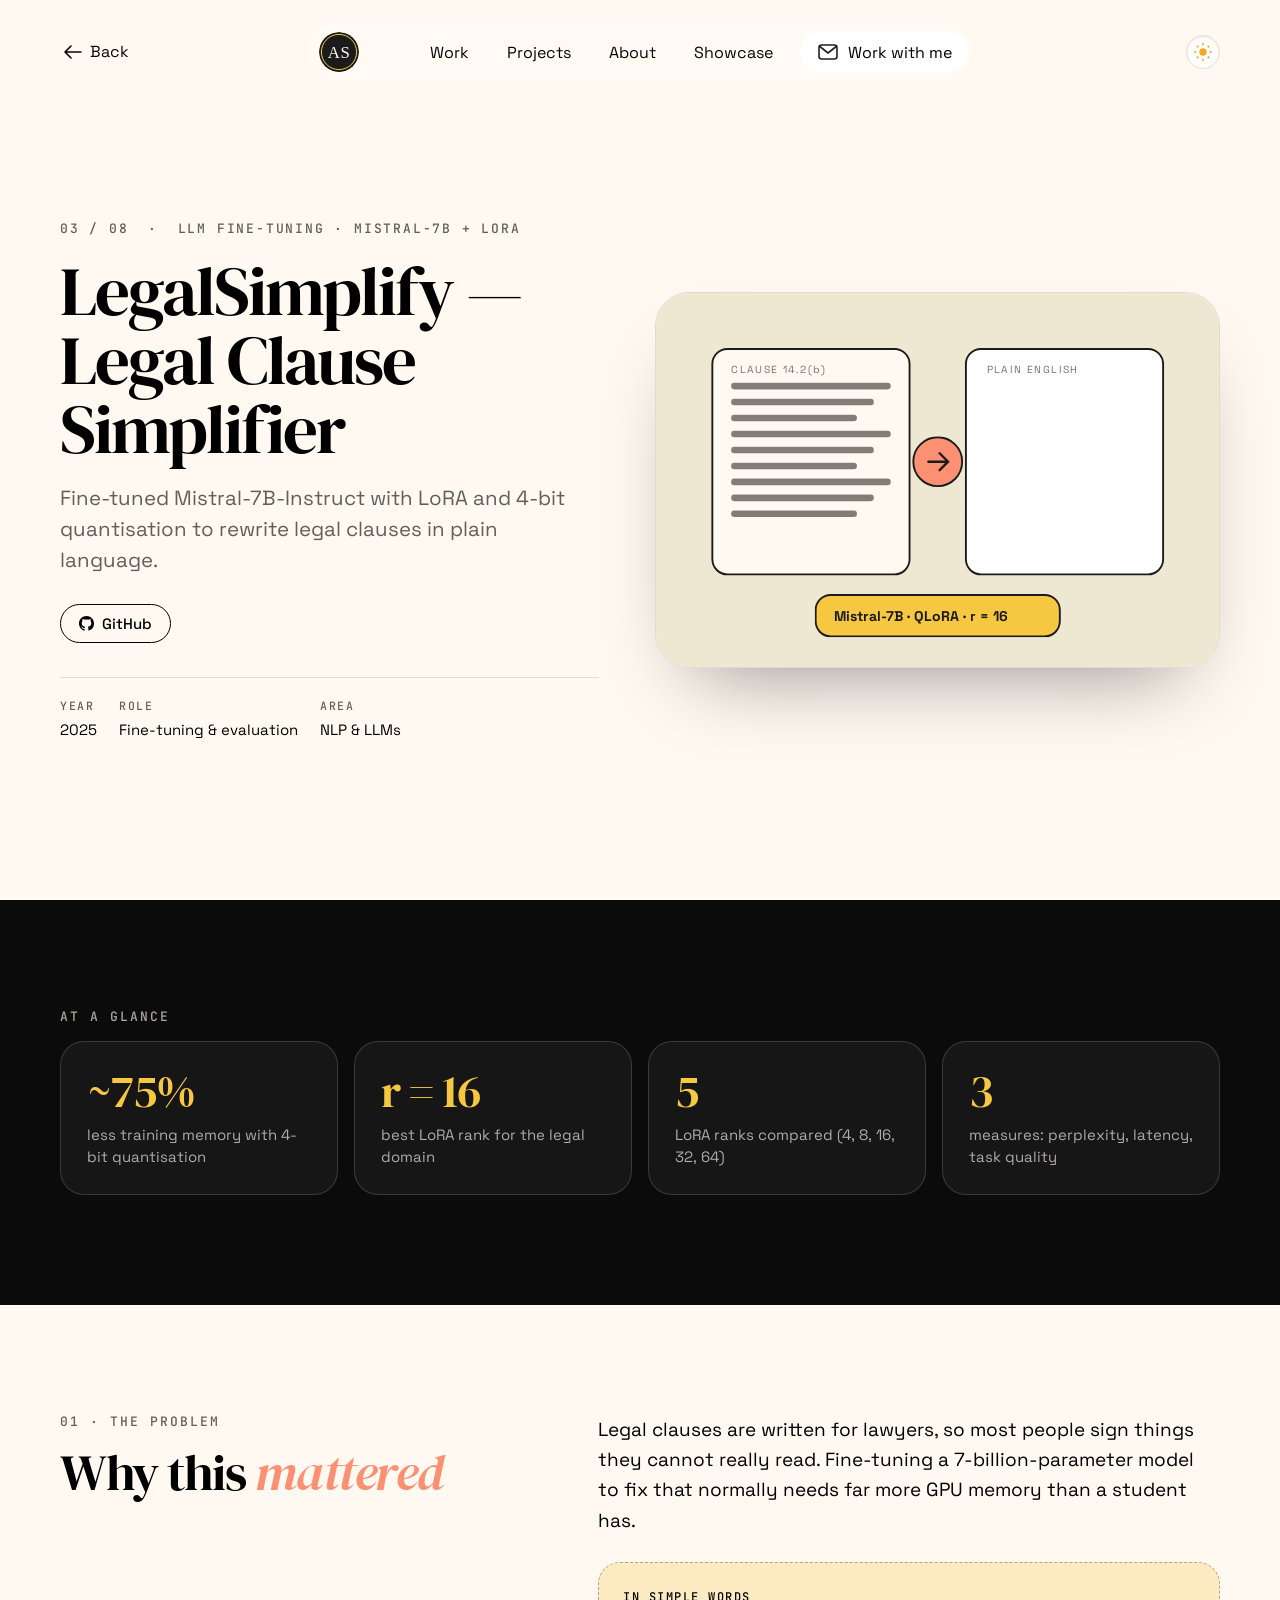
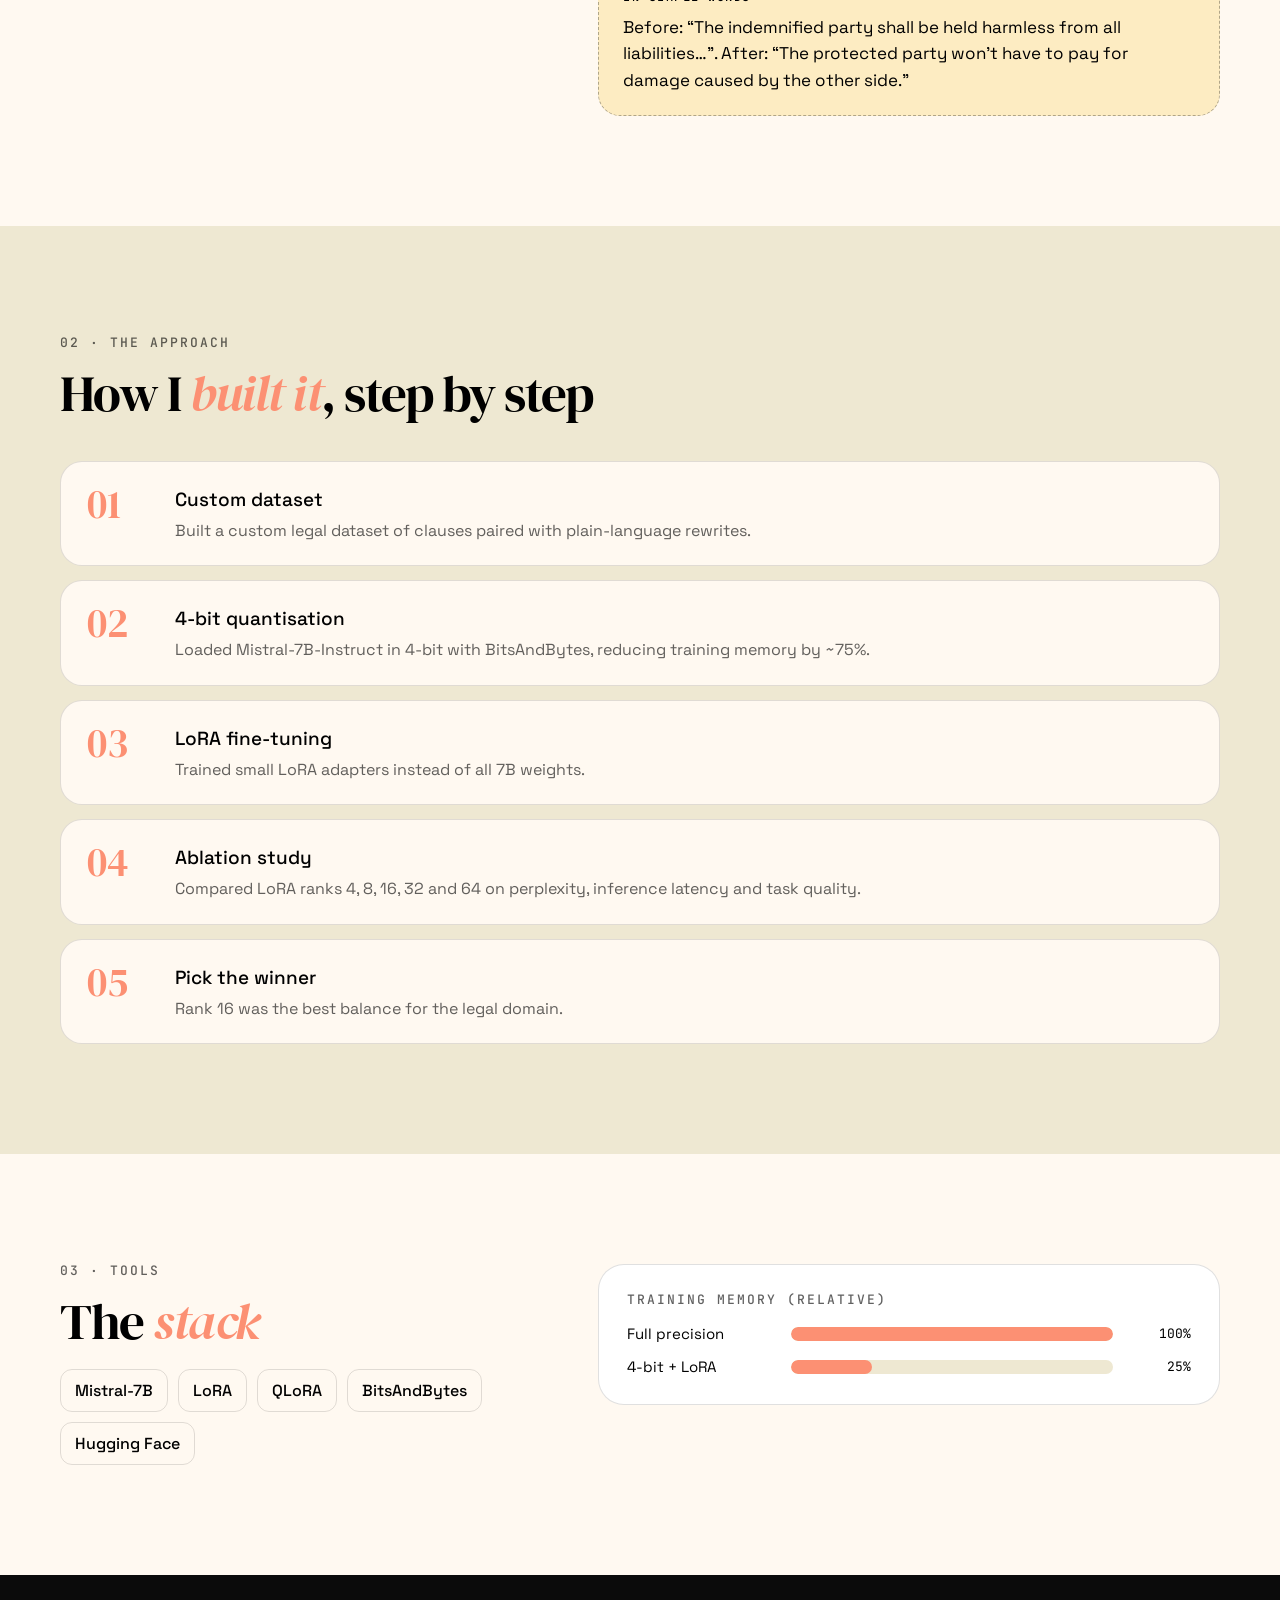
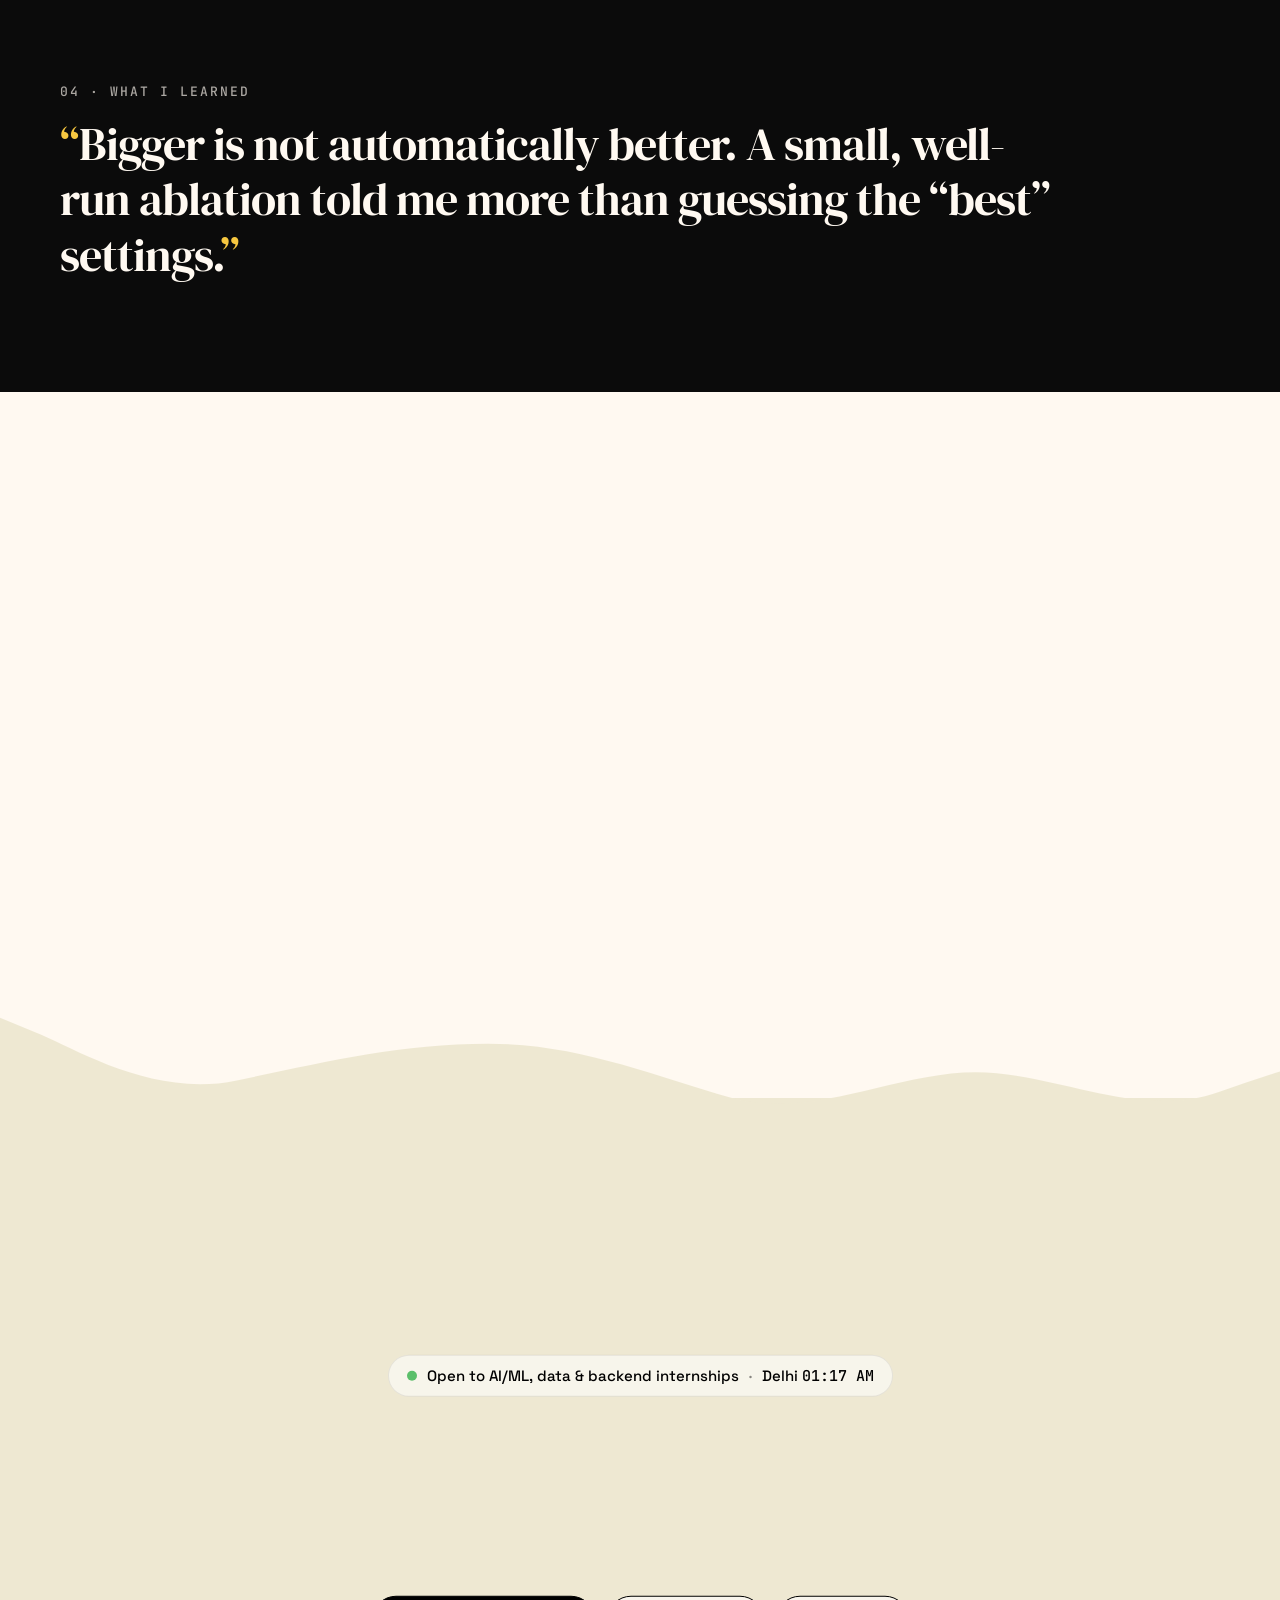
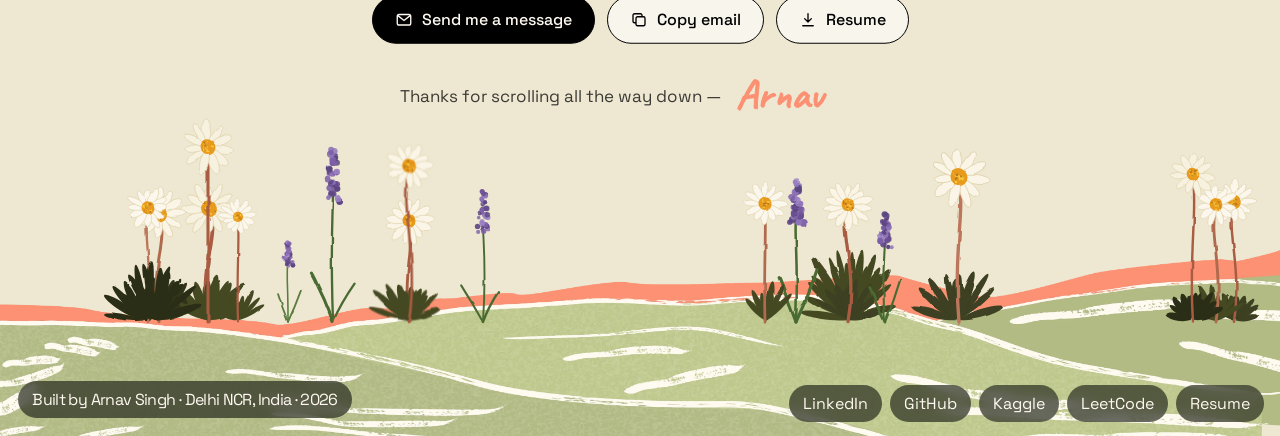
<file: work/hatcha.html>
<!DOCTYPE html>
<html lang="en">
<head>
  <meta charset="UTF-8">
  <meta name="viewport" content="width=device-width, initial-scale=1.0">
  <title>LegalSimplify — Legal Clause Simplifier — Case Study | Arnav Singh</title>
  <meta name="description" content="Fine-tuned Mistral-7B-Instruct with LoRA and 4-bit quantisation to rewrite legal clauses in plain language.">
  <meta property="og:title" content="LegalSimplify — Legal Clause Simplifier — Case Study | Arnav Singh">
  <meta property="og:description" content="Fine-tuned Mistral-7B-Instruct with LoRA and 4-bit quantisation to rewrite legal clauses in plain language.">
  <meta property="og:image" content="/assets/hero-shader.webp">
  <link rel="canonical" href="/#p-legalsimplify">
  <!-- the portfolio is a single page; this file just gives each case study its own
       shareable URL + preview text, then hands over to /#p-legalsimplify -->
  <meta http-equiv="refresh" content="0; url=/#p-legalsimplify">
  <script>location.replace('/#p-legalsimplify');</script>
</head>
<body><p><a href="/#p-legalsimplify">LegalSimplify — Legal Clause Simplifier — Case Study | Arnav Singh</a></p></body>
</html>
</file>
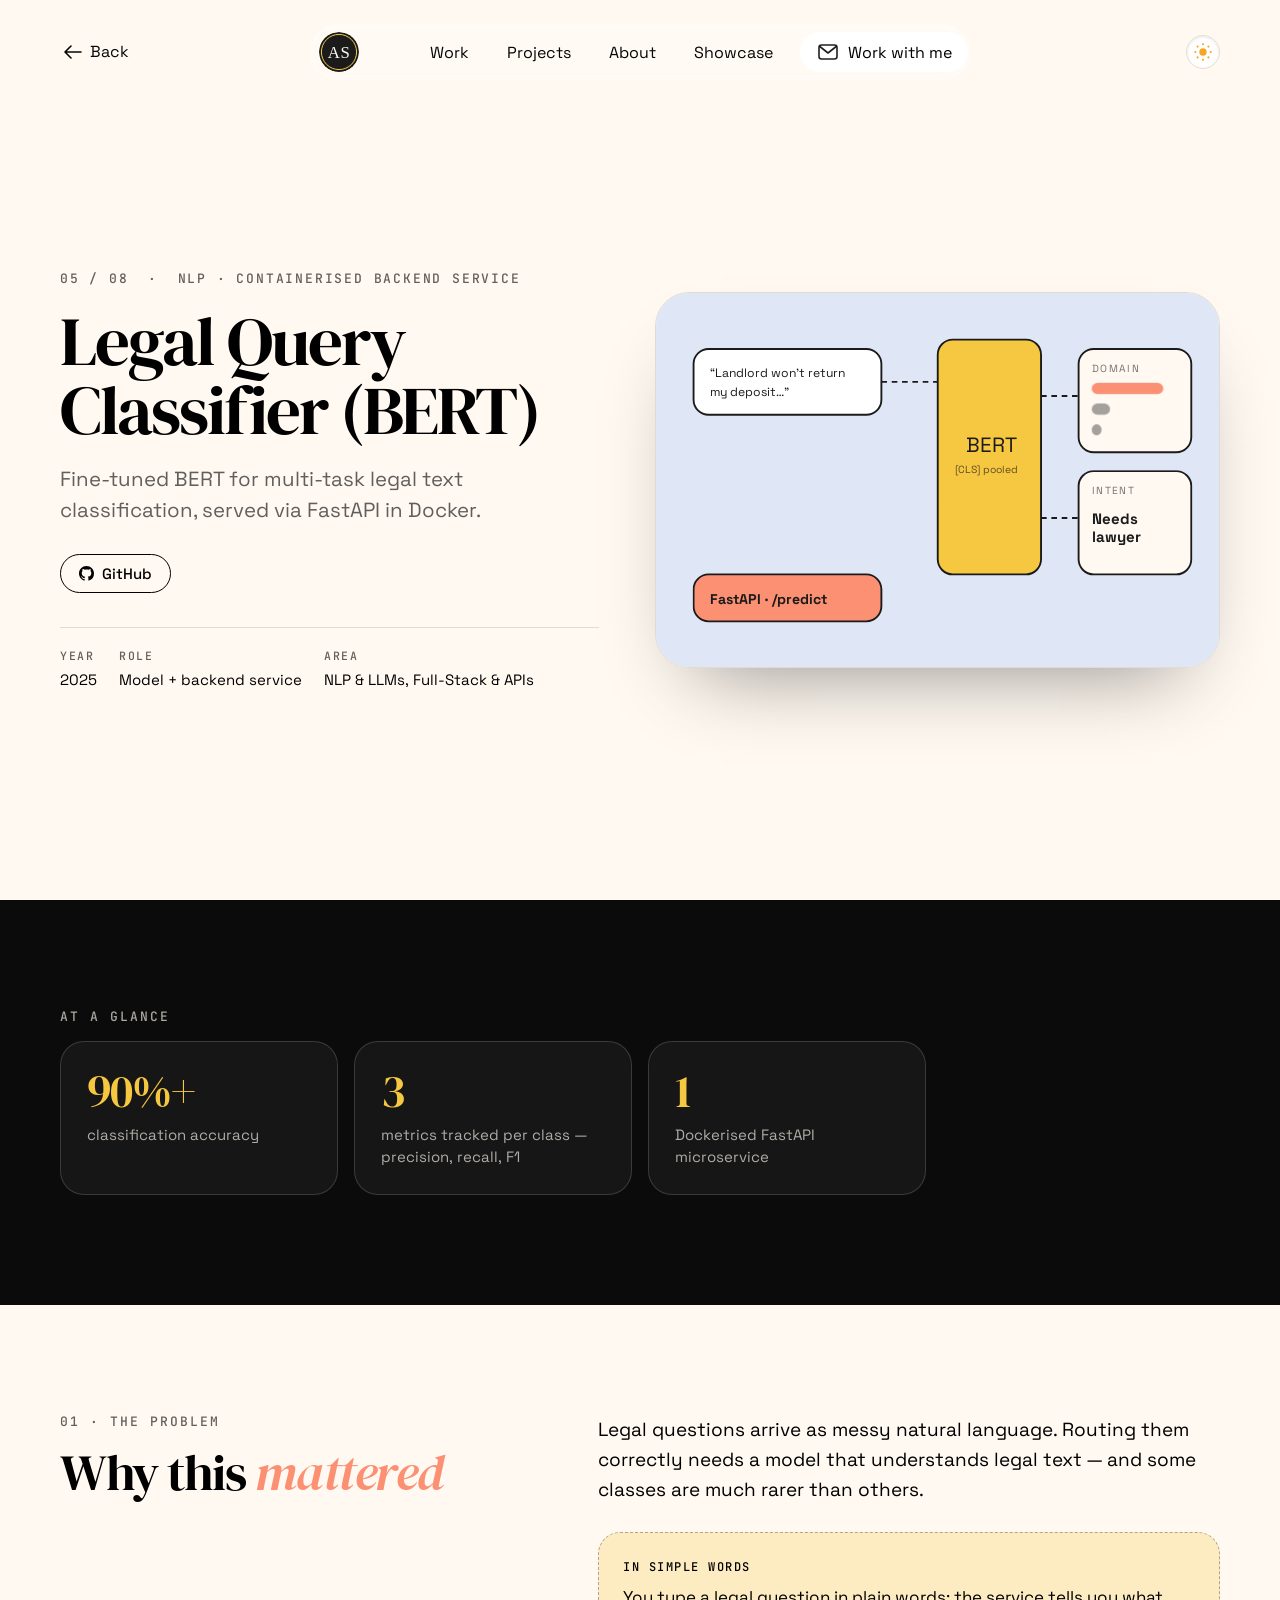
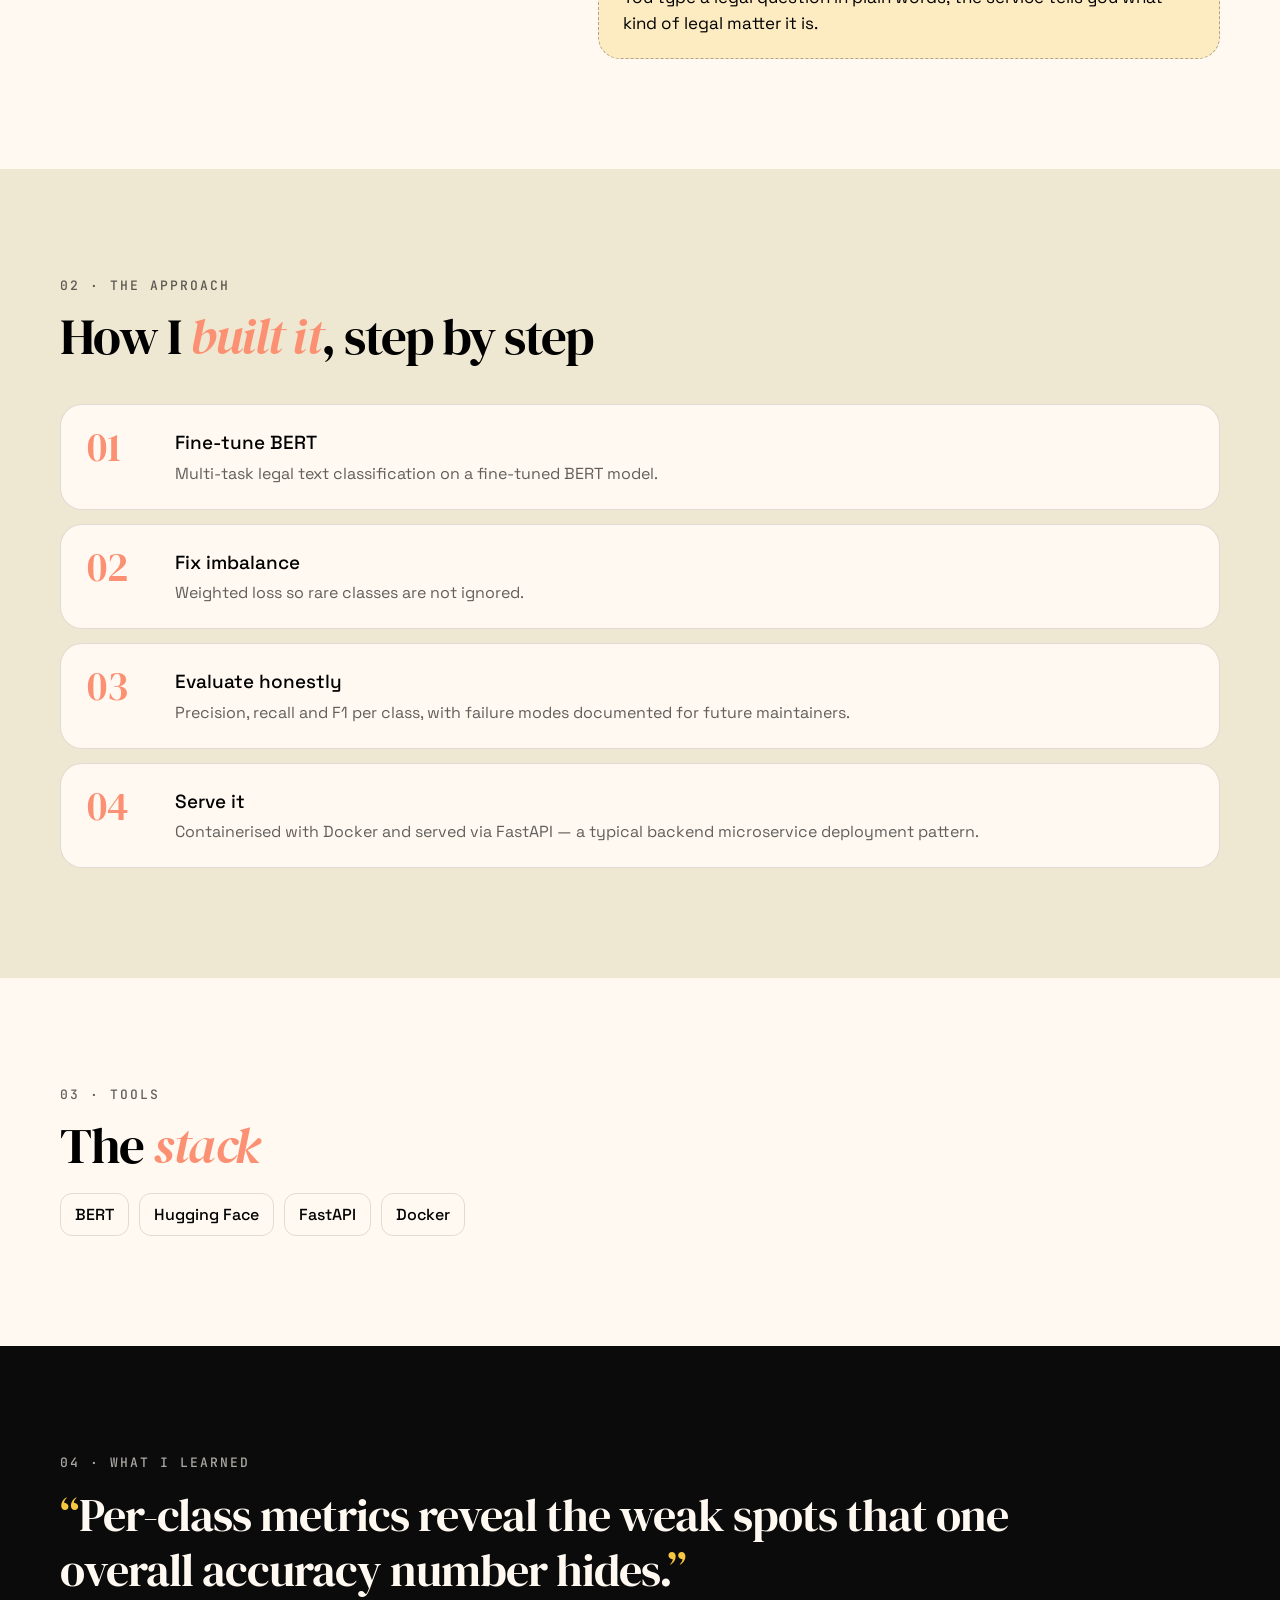
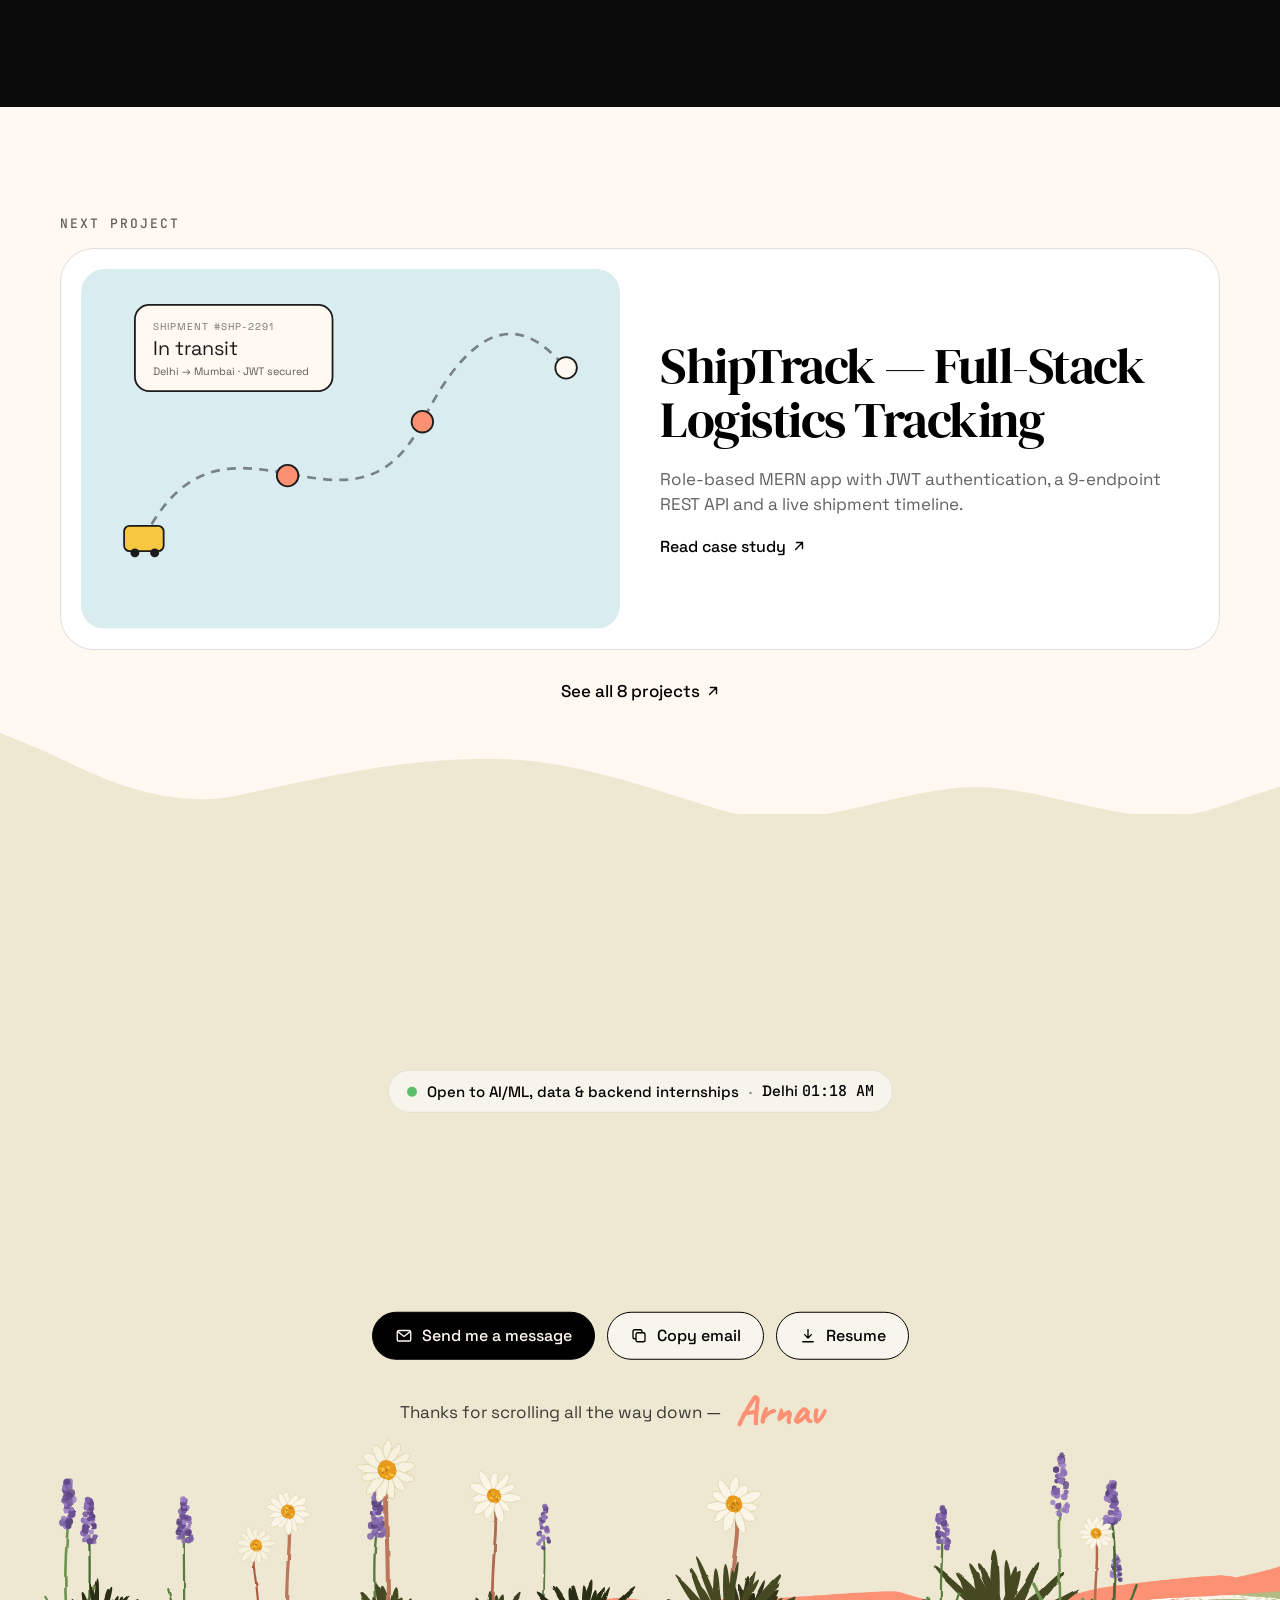
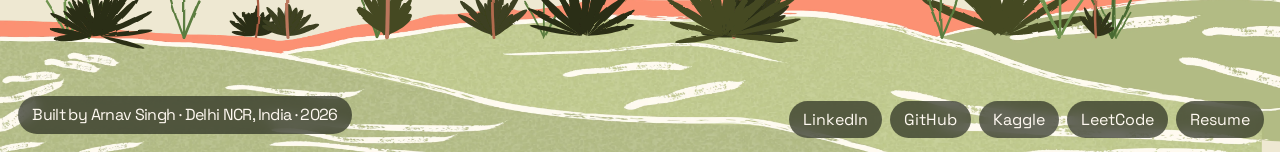
<file: work/legal-query-classifier.html>
<!DOCTYPE html>
<html lang="en">
<head>
  <meta charset="UTF-8">
  <meta name="viewport" content="width=device-width, initial-scale=1.0">
  <title>Legal Query Classifier (BERT) — Case Study | Arnav Singh</title>
  <meta name="description" content="Fine-tuned BERT for multi-task legal text classification, served via FastAPI in Docker.">
  <meta property="og:title" content="Legal Query Classifier (BERT) — Case Study | Arnav Singh">
  <meta property="og:description" content="Fine-tuned BERT for multi-task legal text classification, served via FastAPI in Docker.">
  <meta property="og:image" content="/assets/hero-shader.webp">
  <link rel="canonical" href="/#p-legal-query-classifier">
  <!-- the portfolio is a single page; this file just gives each case study its own
       shareable URL + preview text, then hands over to /#p-legal-query-classifier -->
  <meta http-equiv="refresh" content="0; url=/#p-legal-query-classifier">
  <script>location.replace('/#p-legal-query-classifier');</script>
</head>
<body><p><a href="/#p-legal-query-classifier">Legal Query Classifier (BERT) — Case Study | Arnav Singh</a></p></body>
</html>
</file>
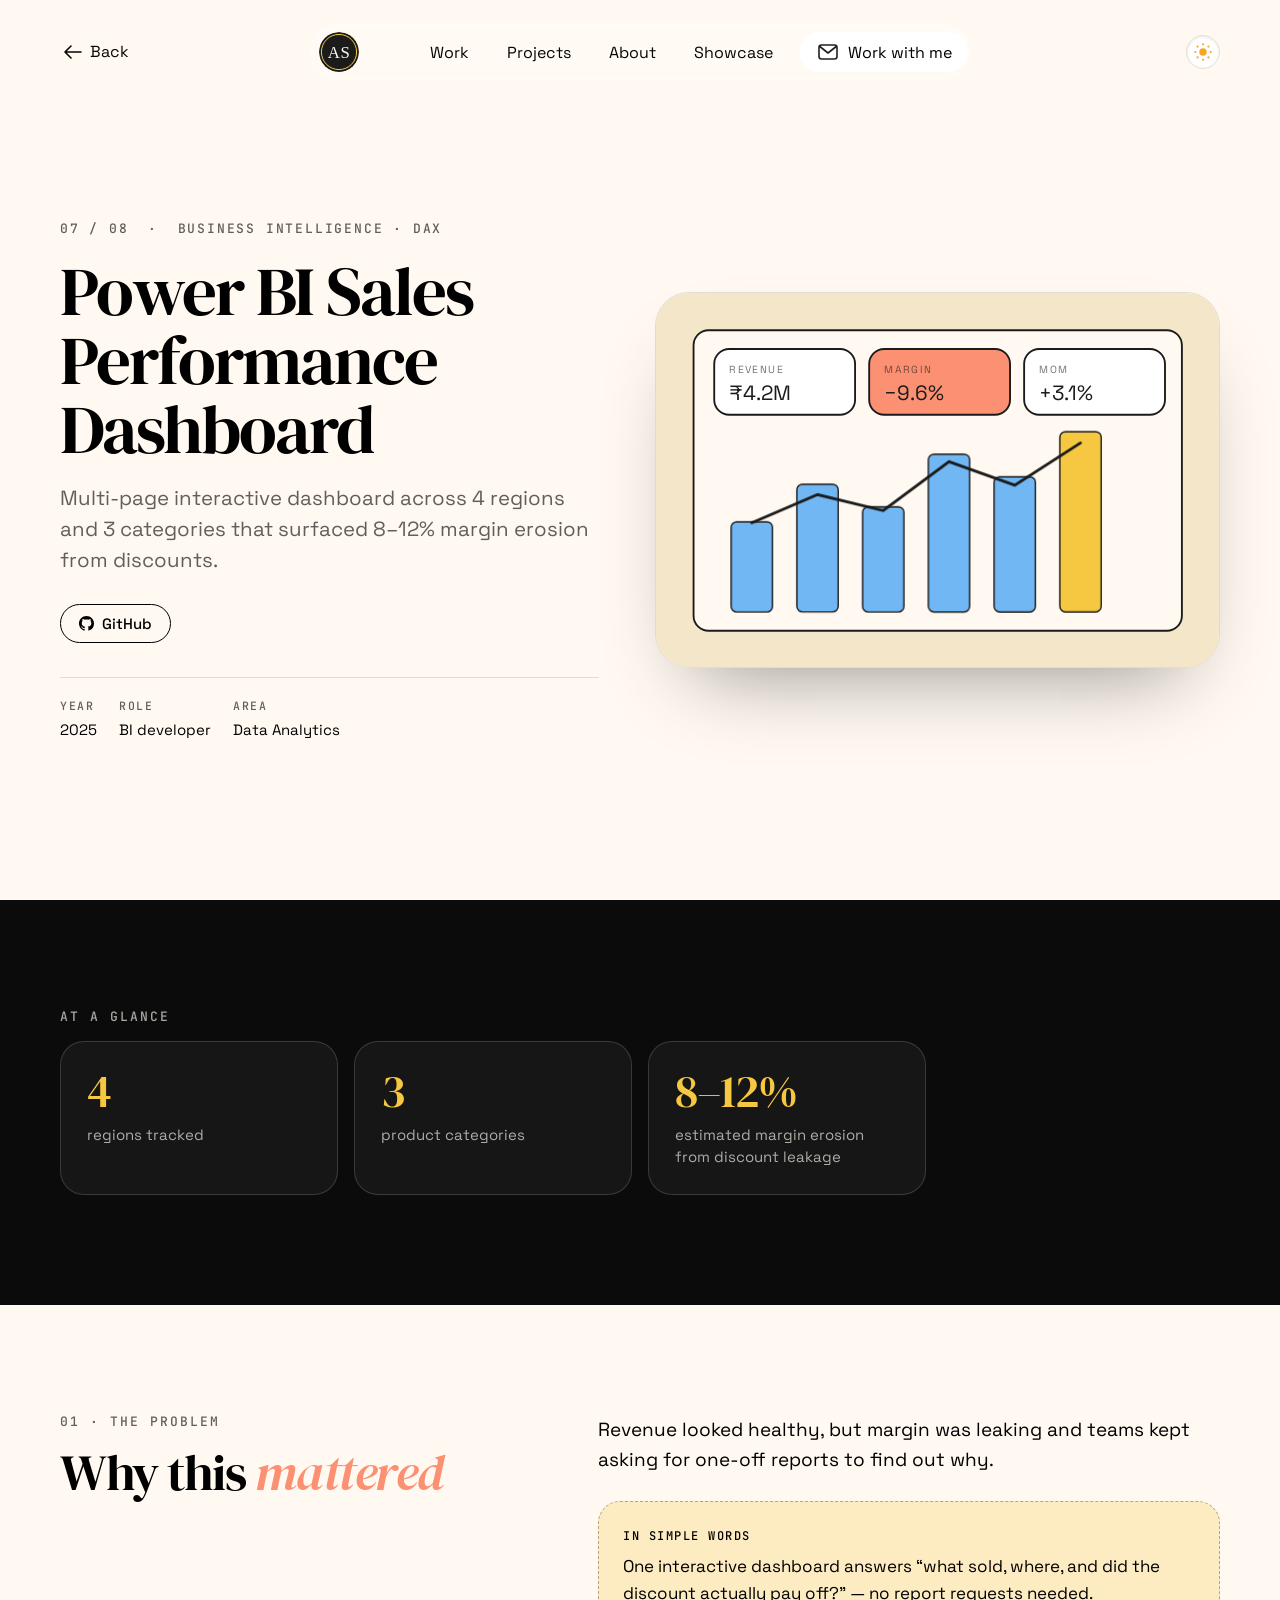
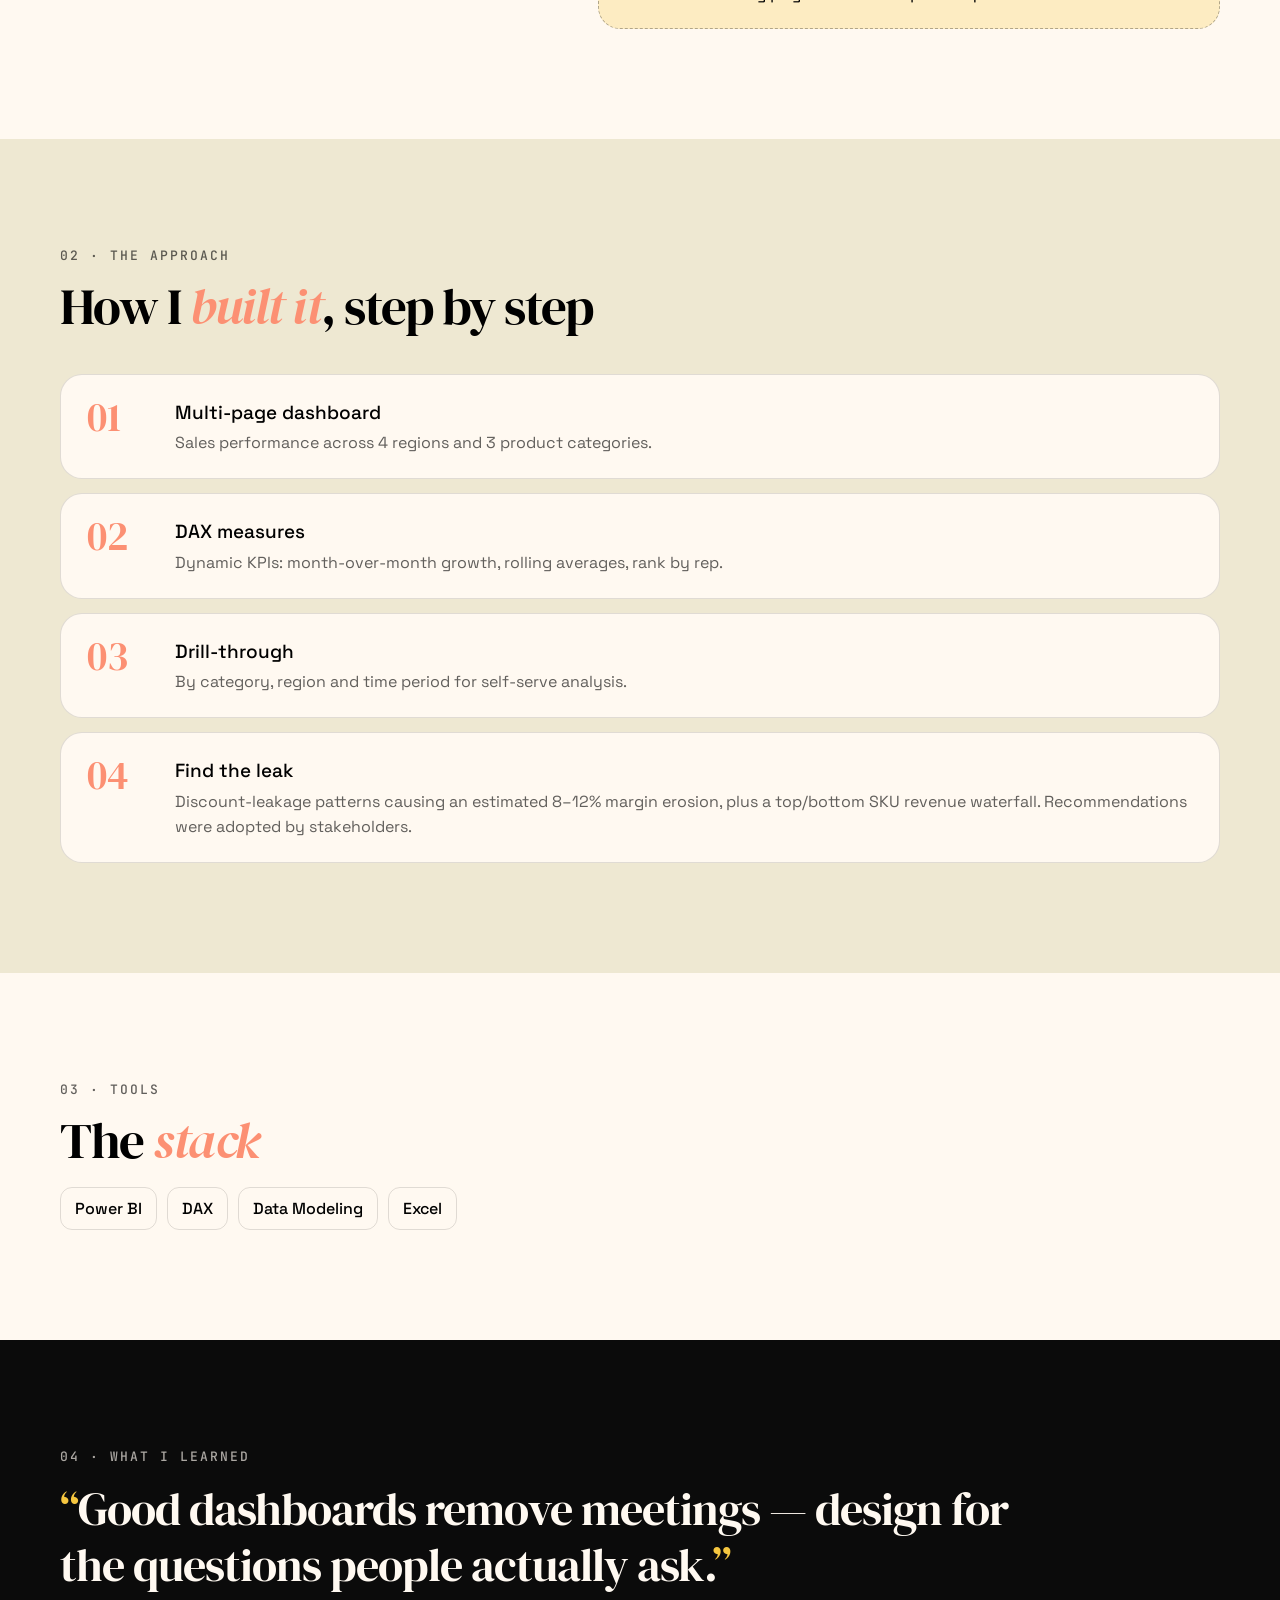
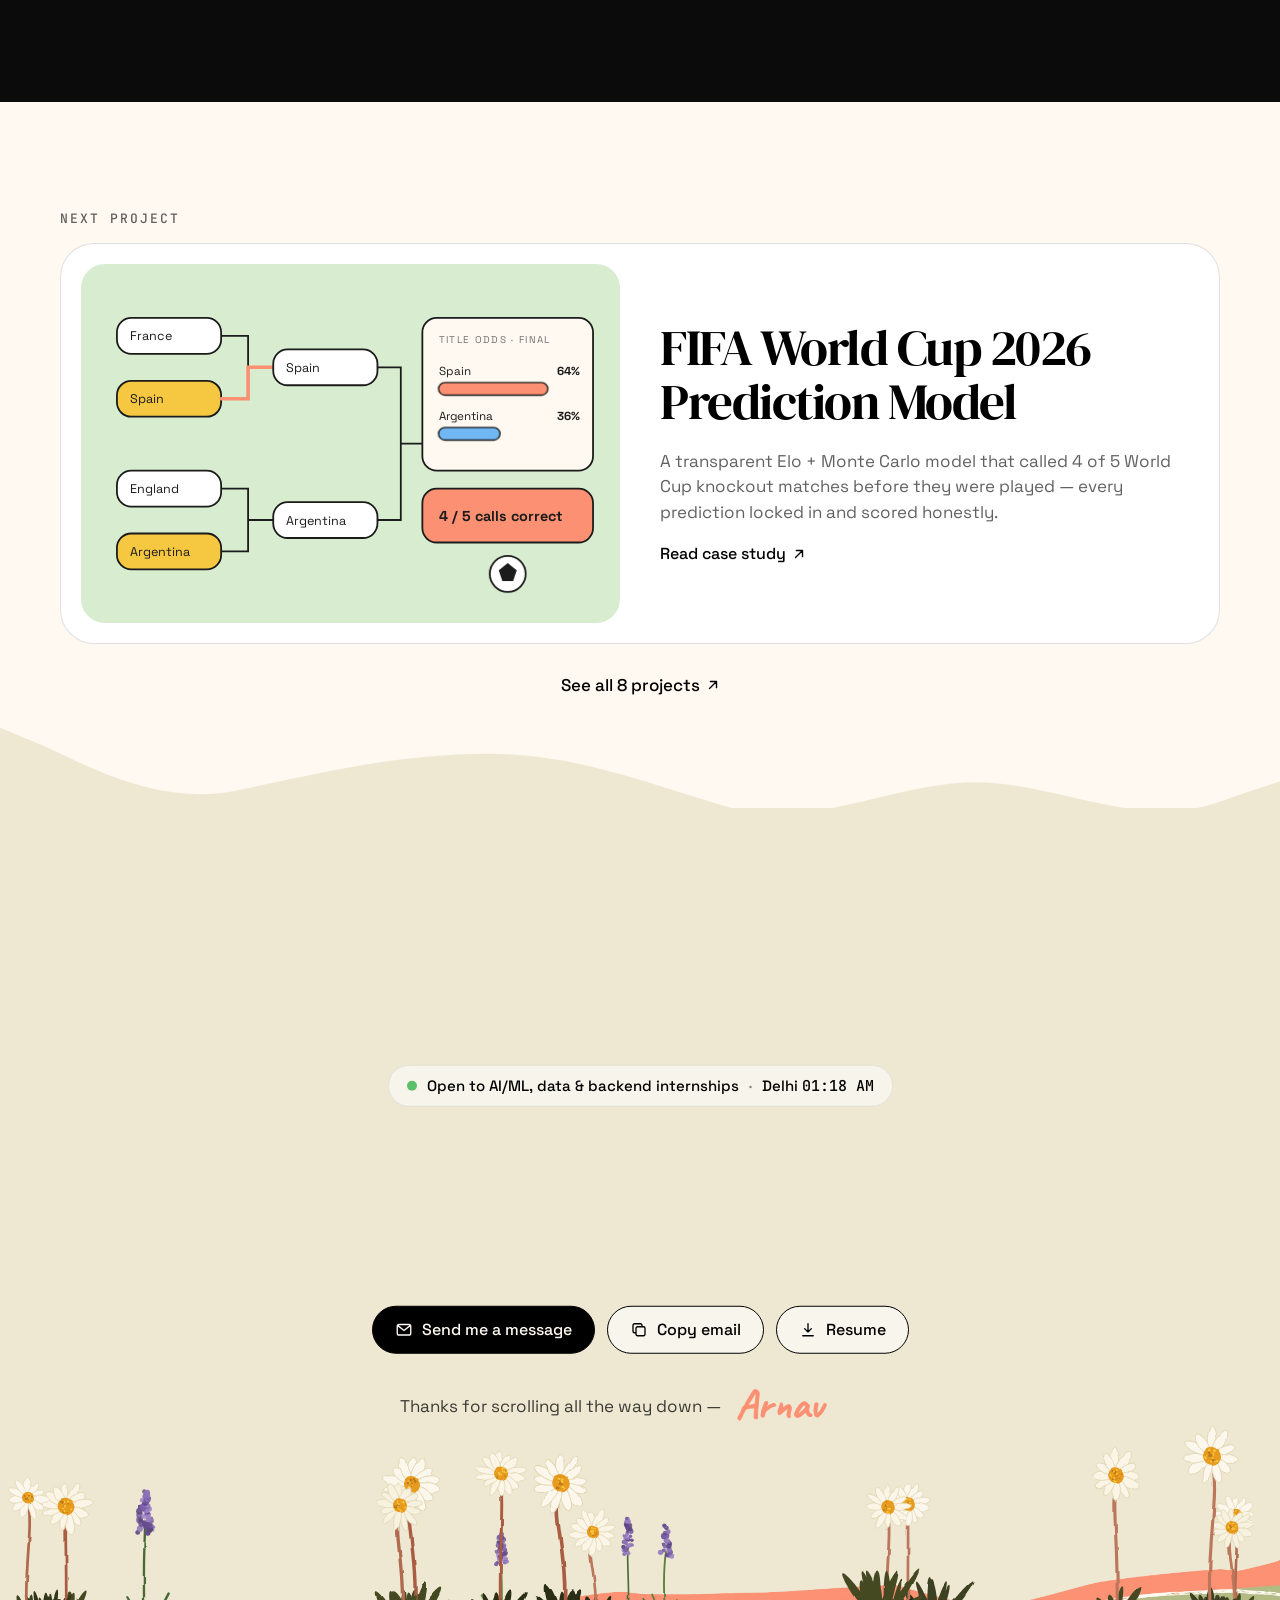
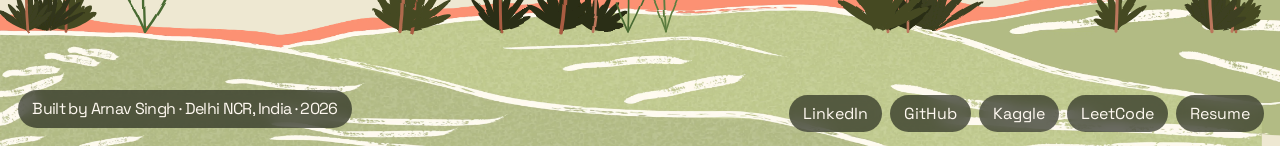
<file: work/powerbi-sales.html>
<!DOCTYPE html>
<html lang="en">
<head>
  <meta charset="UTF-8">
  <meta name="viewport" content="width=device-width, initial-scale=1.0">
  <title>Power BI Sales Performance Dashboard — Case Study | Arnav Singh</title>
  <meta name="description" content="Multi-page interactive dashboard across 4 regions and 3 categories that surfaced 8–12% margin erosion from discounts.">
  <meta property="og:title" content="Power BI Sales Performance Dashboard — Case Study | Arnav Singh">
  <meta property="og:description" content="Multi-page interactive dashboard across 4 regions and 3 categories that surfaced 8–12% margin erosion from discounts.">
  <meta property="og:image" content="/assets/hero-shader.webp">
  <link rel="canonical" href="/#p-powerbi-sales">
  <!-- the portfolio is a single page; this file just gives each case study its own
       shareable URL + preview text, then hands over to /#p-powerbi-sales -->
  <meta http-equiv="refresh" content="0; url=/#p-powerbi-sales">
  <script>location.replace('/#p-powerbi-sales');</script>
</head>
<body><p><a href="/#p-powerbi-sales">Power BI Sales Performance Dashboard — Case Study | Arnav Singh</a></p></body>
</html>
</file>
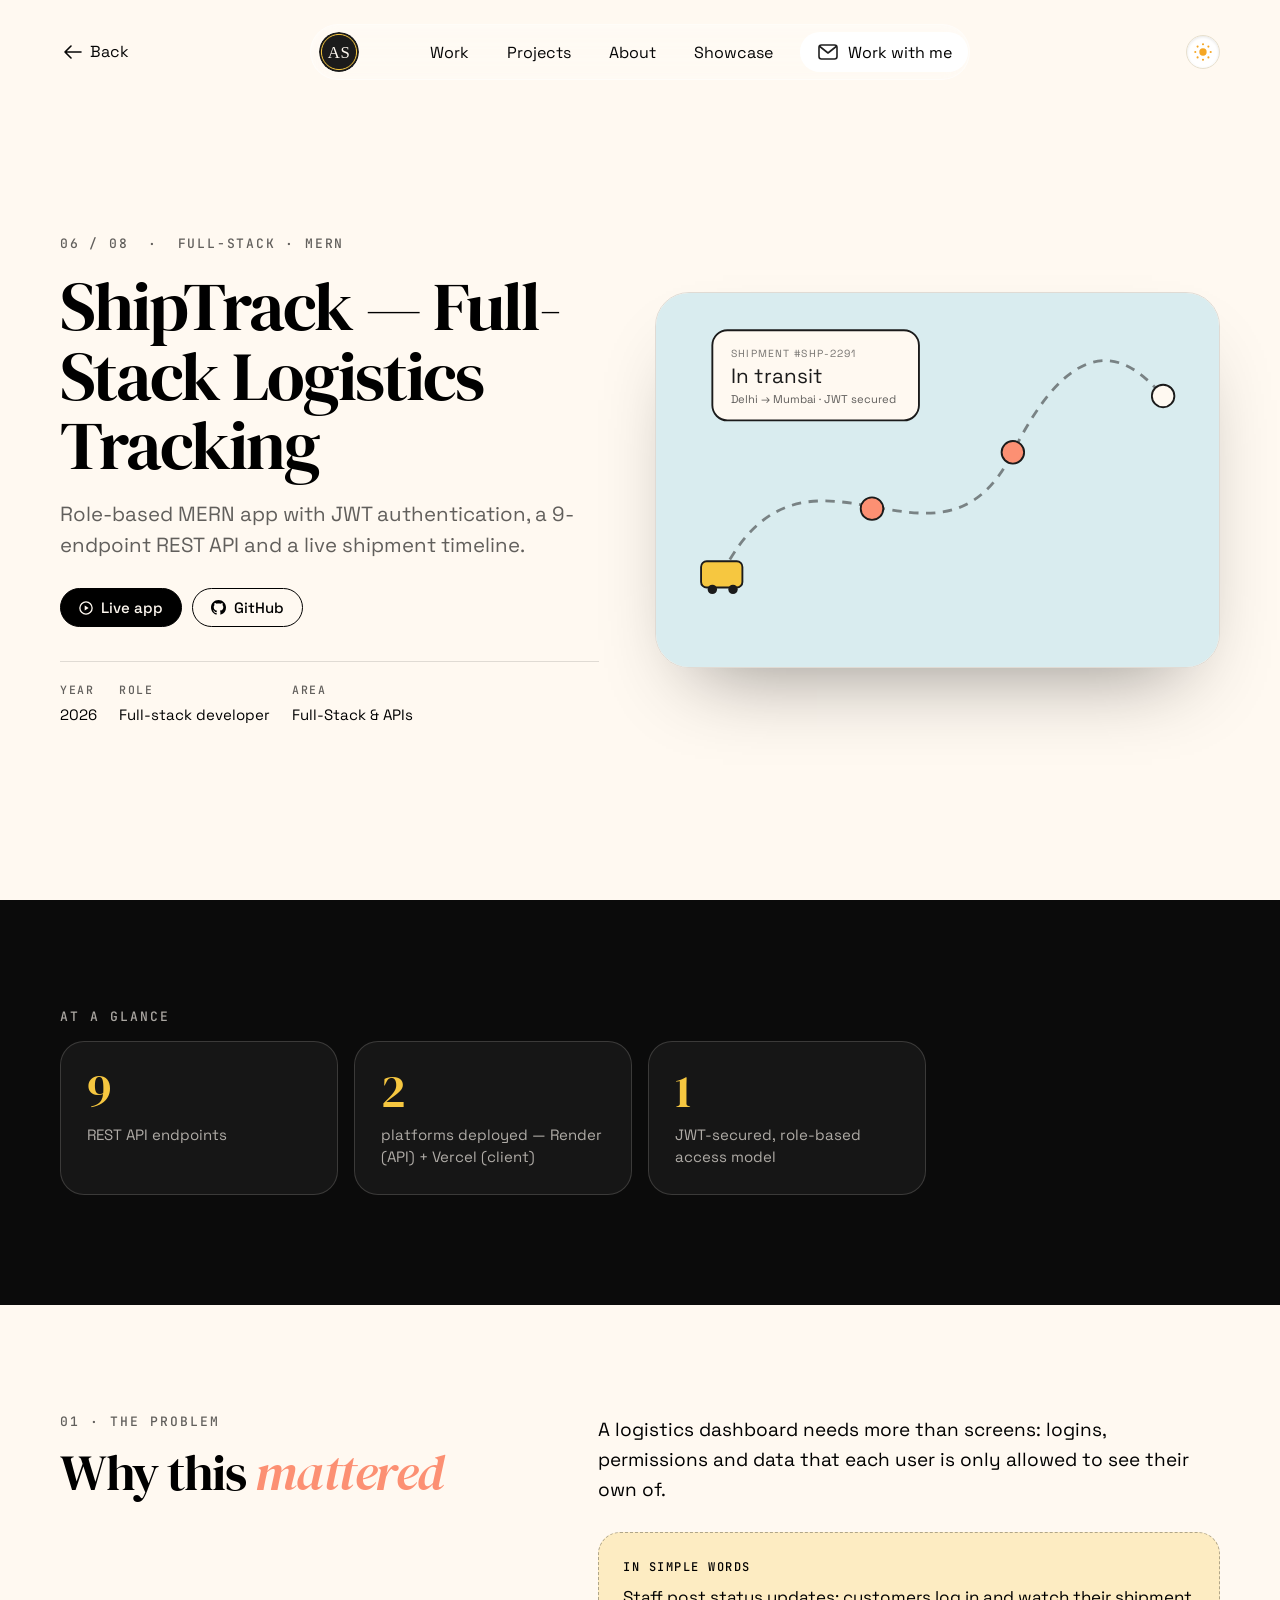
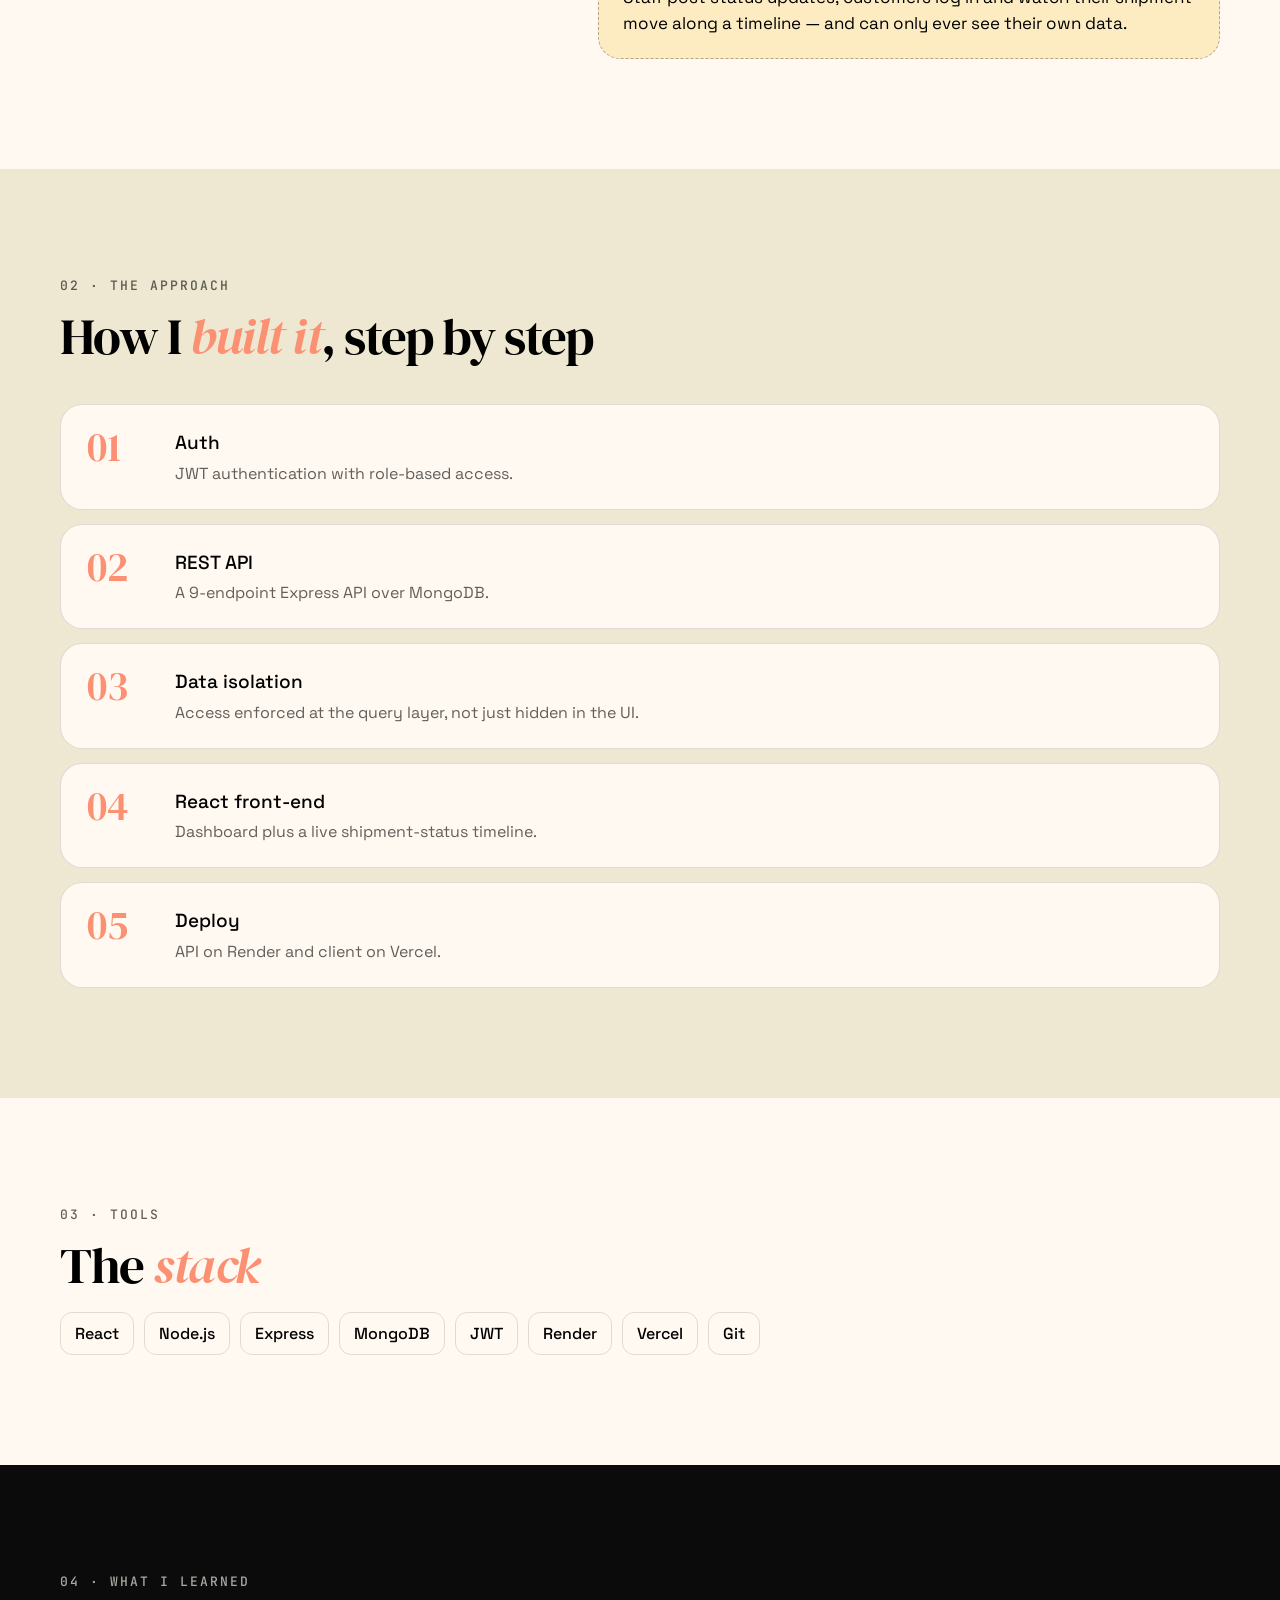
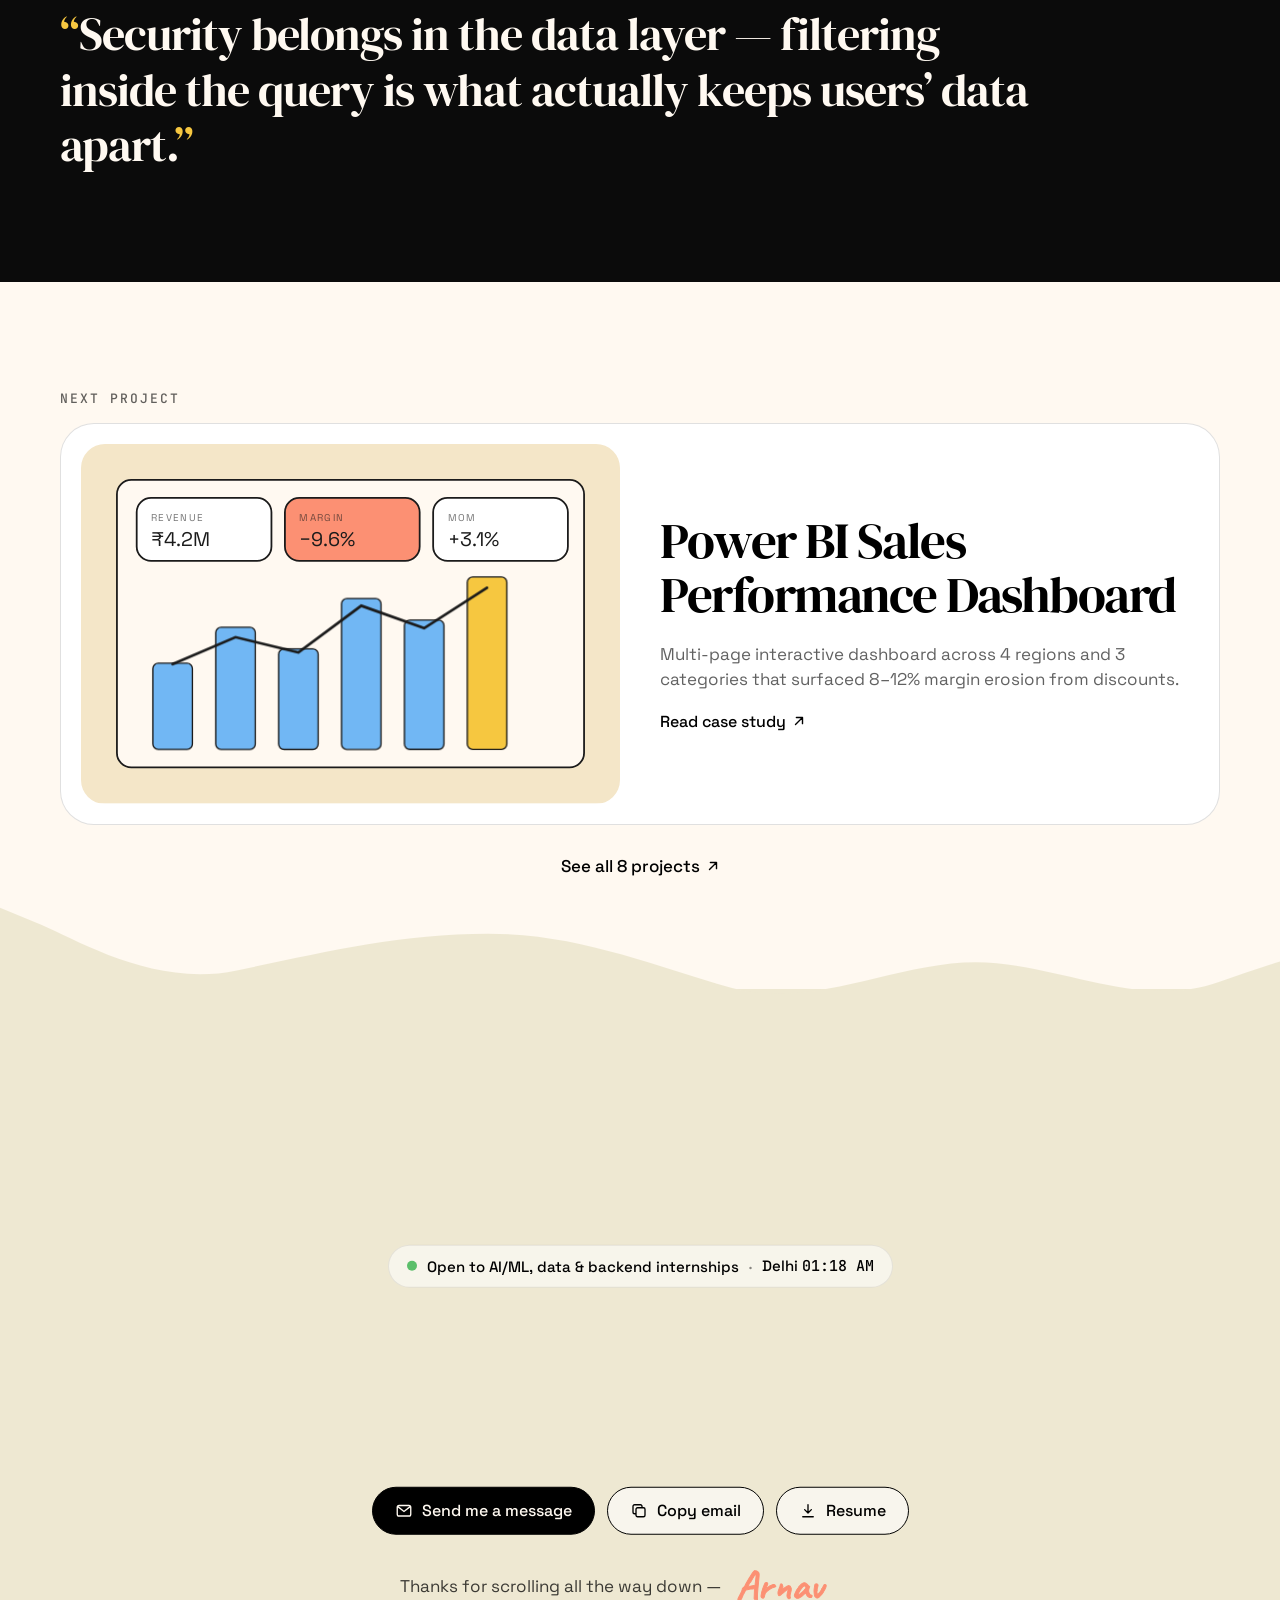
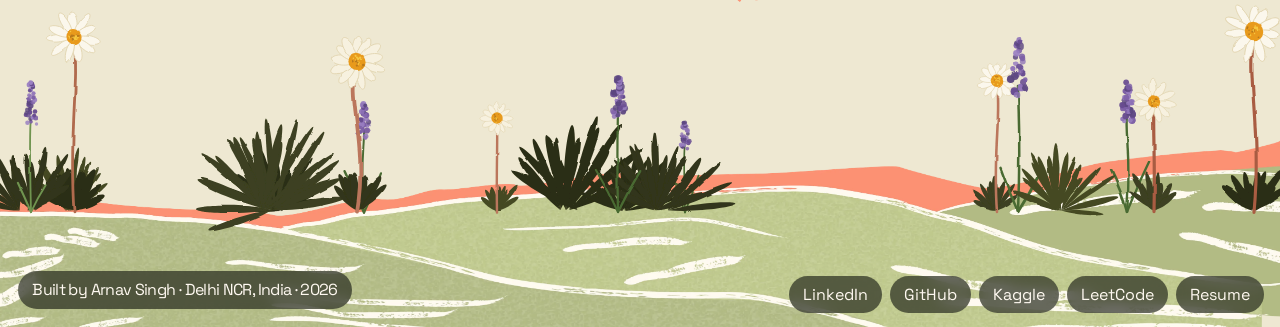
<file: work/shiptrack.html>
<!DOCTYPE html>
<html lang="en">
<head>
  <meta charset="UTF-8">
  <meta name="viewport" content="width=device-width, initial-scale=1.0">
  <title>ShipTrack — Full-Stack Logistics Tracking — Case Study | Arnav Singh</title>
  <meta name="description" content="Role-based MERN app with JWT authentication, a 9-endpoint REST API and a live shipment timeline.">
  <meta property="og:title" content="ShipTrack — Full-Stack Logistics Tracking — Case Study | Arnav Singh">
  <meta property="og:description" content="Role-based MERN app with JWT authentication, a 9-endpoint REST API and a live shipment timeline.">
  <meta property="og:image" content="/assets/hero-shader.webp">
  <link rel="canonical" href="/#p-shiptrack">
  <!-- the portfolio is a single page; this file just gives each case study its own
       shareable URL + preview text, then hands over to /#p-shiptrack -->
  <meta http-equiv="refresh" content="0; url=/#p-shiptrack">
  <script>location.replace('/#p-shiptrack');</script>
</head>
<body><p><a href="/#p-shiptrack">ShipTrack — Full-Stack Logistics Tracking — Case Study | Arnav Singh</a></p></body>
</html>
</file>
